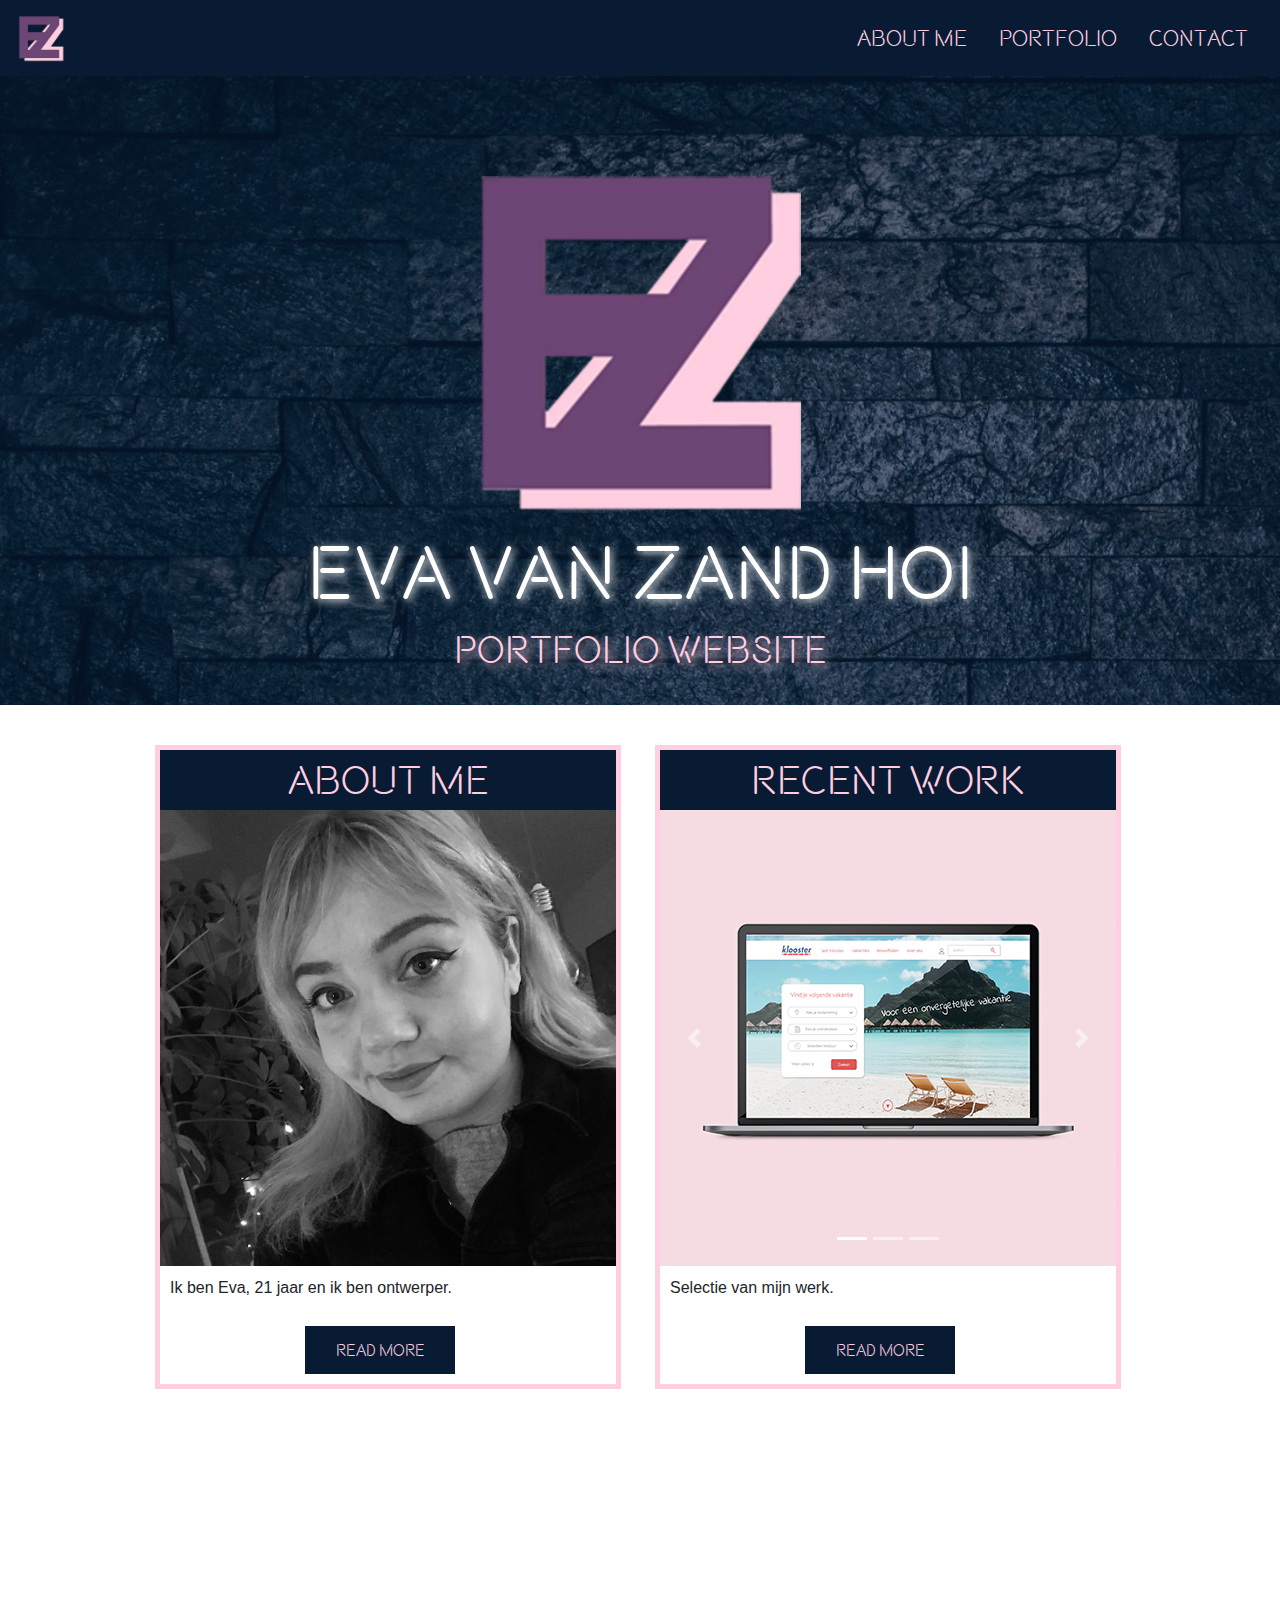
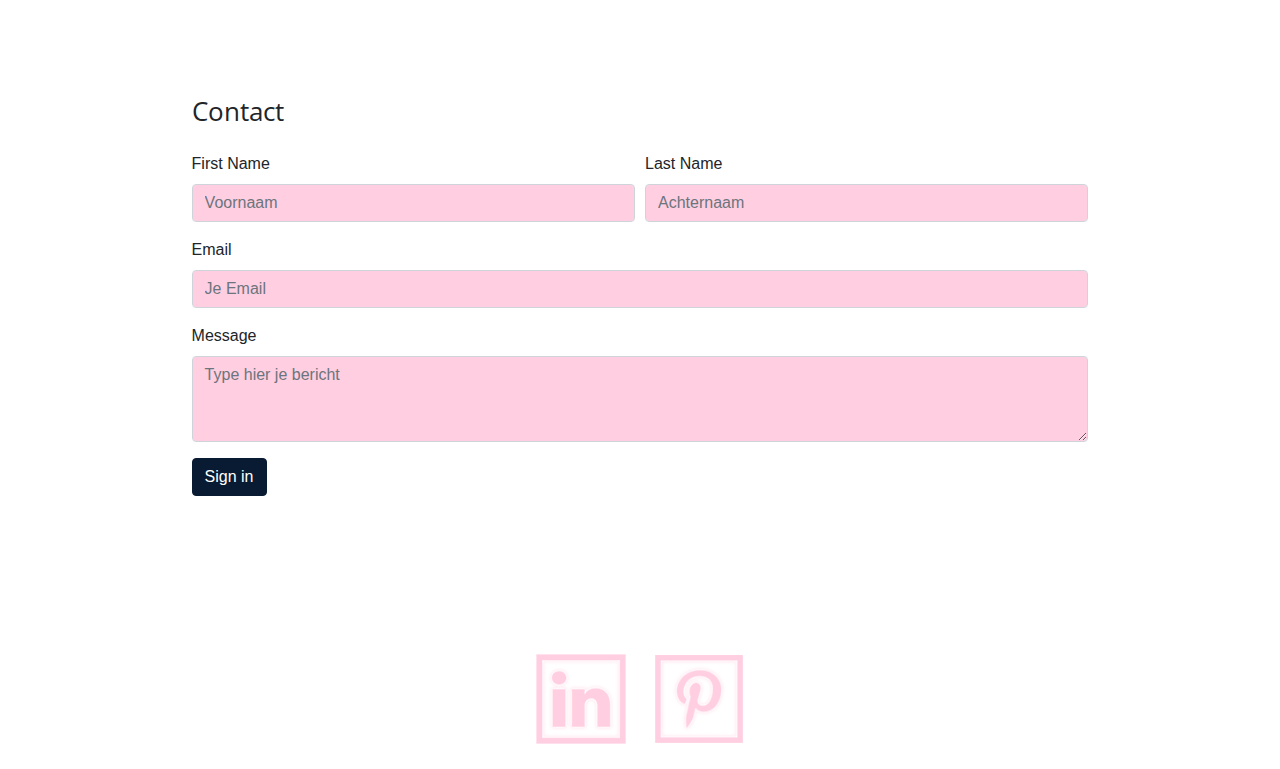
<file: index.html>
<!DOCTYPE html>
<html lang="en">

<head>
  <meta charset="UTF-8">
  <meta name="viewport" content="width=device-width, initial-scale=1.0">
  <meta http-equiv="X-UA-Compatible" content="ie=edge">

  <!-- Bootstrap CSS -->
  <link rel="stylesheet" href="https://stackpath.bootstrapcdn.com/bootstrap/4.4.1/css/bootstrap.min.css"
    integrity="sha384-Vkoo8x4CGsO3+Hhxv8T/Q5PaXtkKtu6ug5TOeNV6gBiFeWPGFN9MuhOf23Q9Ifjh" crossorigin="anonymous">

  <!--Bootstrap Javascript en Jquery-->
  <script src="https://code.jquery.com/jquery-3.4.1.slim.min.js"
    integrity="sha384-J6qa4849blE2+poT4WnyKhv5vZF5SrPo0iEjwBvKU7imGFAV0wwj1yYfoRSJoZ+n" crossorigin="anonymous">
  </script>
  <script src="https://cdn.jsdelivr.net/npm/popper.js@1.16.0/dist/umd/popper.min.js"
    integrity="sha384-Q6E9RHvbIyZFJoft+2mJbHaEWldlvI9IOYy5n3zV9zzTtmI3UksdQRVvoxMfooAo" crossorigin="anonymous">
  </script>
  <script src="https://stackpath.bootstrapcdn.com/bootstrap/4.4.1/js/bootstrap.min.js"
    integrity="sha384-wfSDF2E50Y2D1uUdj0O3uMBJnjuUD4Ih7YwaYd1iqfktj0Uod8GCExl3Og8ifwB6" crossorigin="anonymous">
  </script>

  <link href="https://fonts.googleapis.com/css?family=Open+Sans&display=swap" rel="stylesheet">


  <!-- Eigen CSS -->
  <link rel="stylesheet" type="text/css" href="css/custom.css">

  <!-- responsive code volgens bootstrap  -->

  <meta name="viewport" content="width=device-width, initial-scale=1, shrink-to-fit=no">

  <title>Hallo wereld</title>
</head>

<body>
  <!-- Navigatie -->
  <nav class="navbar navbar-light bg-light">
    <a class="navbar-brand" href="index.html">
      <img class="imlogo" src="img/logo.png" width="50" height="50" alt="Monogram">
    </a>

    <ul class="nav justify-content-center">
      <li class="nav-item">
        <a class="nav-link" href="aboutme.html">About Me</a>
      </li>
      <li class="nav-item">
        <a class="nav-link" href="portfolio.html">Portfolio</a>
      </li>
      <li class="nav-item">
        <a class="nav-link " href="contact.html">Contact</a>
      </li>
    </ul>
  </nav>
  <!-- Einde navigatie -->


  <!-- Begin Header -->
  <section>
    <div class="backgroundlogo">
      <img src="img/logo.png" class="img-fluid img-logo" alt="logo">
      <h1 id="titel">Eva van Zand hoi</h1>
      <h4 id="ondertitel">Portfolio website</h4>
    </div>
  </section>
  <!-- Einde header -->

  <!-- Begin Intro -->

  <section class="preview">
    <div class="container">

      <div class="row justify-content-md-center">
        <!-- eerste kolom met dingen-->
        <div class="col my-col">
          <div class="omlijning">
            <p class="subtitel"> About Me</p>
            <img class="foto" src="img/foto.jpg" alt="foto">
            <p class="tekst">Ik ben Eva, 21 jaar en ik ben ontwerper.</p>
            <button type="button" onclick="window.location.href = 'aboutme.html';" class="subtekst">Read More</button>
          </div>
        </div>

        <!--Tweede kolom met dingen-->

        <div class="col my-col">
          <div class="omlijning">
            <p class="subtitel"> Recent Work</p>
            <!--Carousel-->
            <div id="carouselExampleIndicators" class="carousel slide" data-ride="carousel">
              <ol class="carousel-indicators">
                <li data-target="#carouselExampleIndicators" data-slide-to="0" class="active"></li>
                <li data-target="#carouselExampleIndicators" data-slide-to="1"></li>
                <li data-target="#carouselExampleIndicators" data-slide-to="2"></li>
              </ol>
              <div class="carousel-inner">
                <div class="carousel-item active">
                  <!--https://www.mockupworld.co/free/scalable-macbook-mockup/-->
                  <a href="portfolio.html"><img class="d-block w-100" src="img/kloosterreizen.jpg" alt="First slide">
                  </a>
                </div>
                <div class="carousel-item ">
                  <!--https://www.pixeden.com/psd-mock-up-templates/psd-magazine-mockup-vol12-->
                  <a href="portfolio.html"><img class="d-block w-100" src="img/tijdschrift.jpg" alt="Second slide"></a>
                </div>
                <div class="carousel-item ">
                  <!--https://www.mockupworld.co/free/apple-multi-devices-mockup/-->
                  <a href="portfolio.html"><img class="d-block w-100" src="img/hondweb.jpg" alt="Third slide"></a>
                </div>
              </div>
              <a class="carousel-control-prev" href="#carouselExampleIndicators" role="button" data-slide="prev">
                <span class="carousel-control-prev-icon" aria-hidden="true"></span>
                <span class="sr-only">Previous</span>
              </a>
              <a class="carousel-control-next" href="#carouselExampleIndicators" role="button" data-slide="next">
                <span class="carousel-control-next-icon" aria-hidden="true"></span>
                <span class="sr-only">Next</span>
              </a>
            </div>
            <!--Einde coursel-->
            <p class="tekst">Selectie van mijn werk.</p>
            <button type="button" onclick="window.location.href = 'portfolio.html';" class="subtekst">Read More</button>
          </div>
        </div>

      </div>
    </div>
  </section>


  <section id="taart">
  </section>

  <!--Contactformulier-->

    <div class="container container-contact">
      <p class="titelcontact"> Contact </p>
      <div class="row ustify-content-md-center">
        <div class="col-sm">
          <form>
            <div class="form-row">
              <div class="form-group col-md-6 col-styling">
                <label for="inputEmail4">First Name</label>
                <input type="text" class="form-control contact-styling" id="inputEmail4" placeholder="Voornaam">
              </div>
              <div class="form-group col-md-6">
                <label for="inputPassword4">Last Name</label>
                <input type="text" class="form-control contact-styling" id="inputPassword4" placeholder="Achternaam">
              </div>
            </div>
            <div class="form-group">
              <label for="inputAddress">Email</label>
              <input type="email" class="form-control contact-styling" id="inputAddress" placeholder="Je Email">
            </div>
            <div class="form-group">
              <label for="inputAddress2">Message </label>
              <textarea rows="3" class="form-control contact-styling" id="inputAddress2"
                placeholder="Type hier je bericht"></textarea>
            </div>

            <button type="submit" class="btn btn-primary contact-button">Sign in</button>
          </form>

        </div>
      </div>
    </div>
 
  <!--Contactformulier-->

  <footer class="footermuur">
    <h1 class="footertitel">Let's Connect</h1>
    <div class="socialmediabuttons">
      <!--https://www.flaticon.com/free-icon/linkedin_142369-->
      <a href="https://nl.linkedin.com/in/eva-van-zand-5ab593131"> <img src="img/linkedin3.png" class="linkedin"
          alt="linkedin"> </a>
          <!--https://www.flaticon.com/free-icon/pinterest_142371-->
      <a href="https://nl.pinterest.com/xevavanzand/"><img src="img/pinterest2.png" class="pinterest"
          alt="pinterest"></a>
    </div>
  </footer>

</body>

</html>
</file>
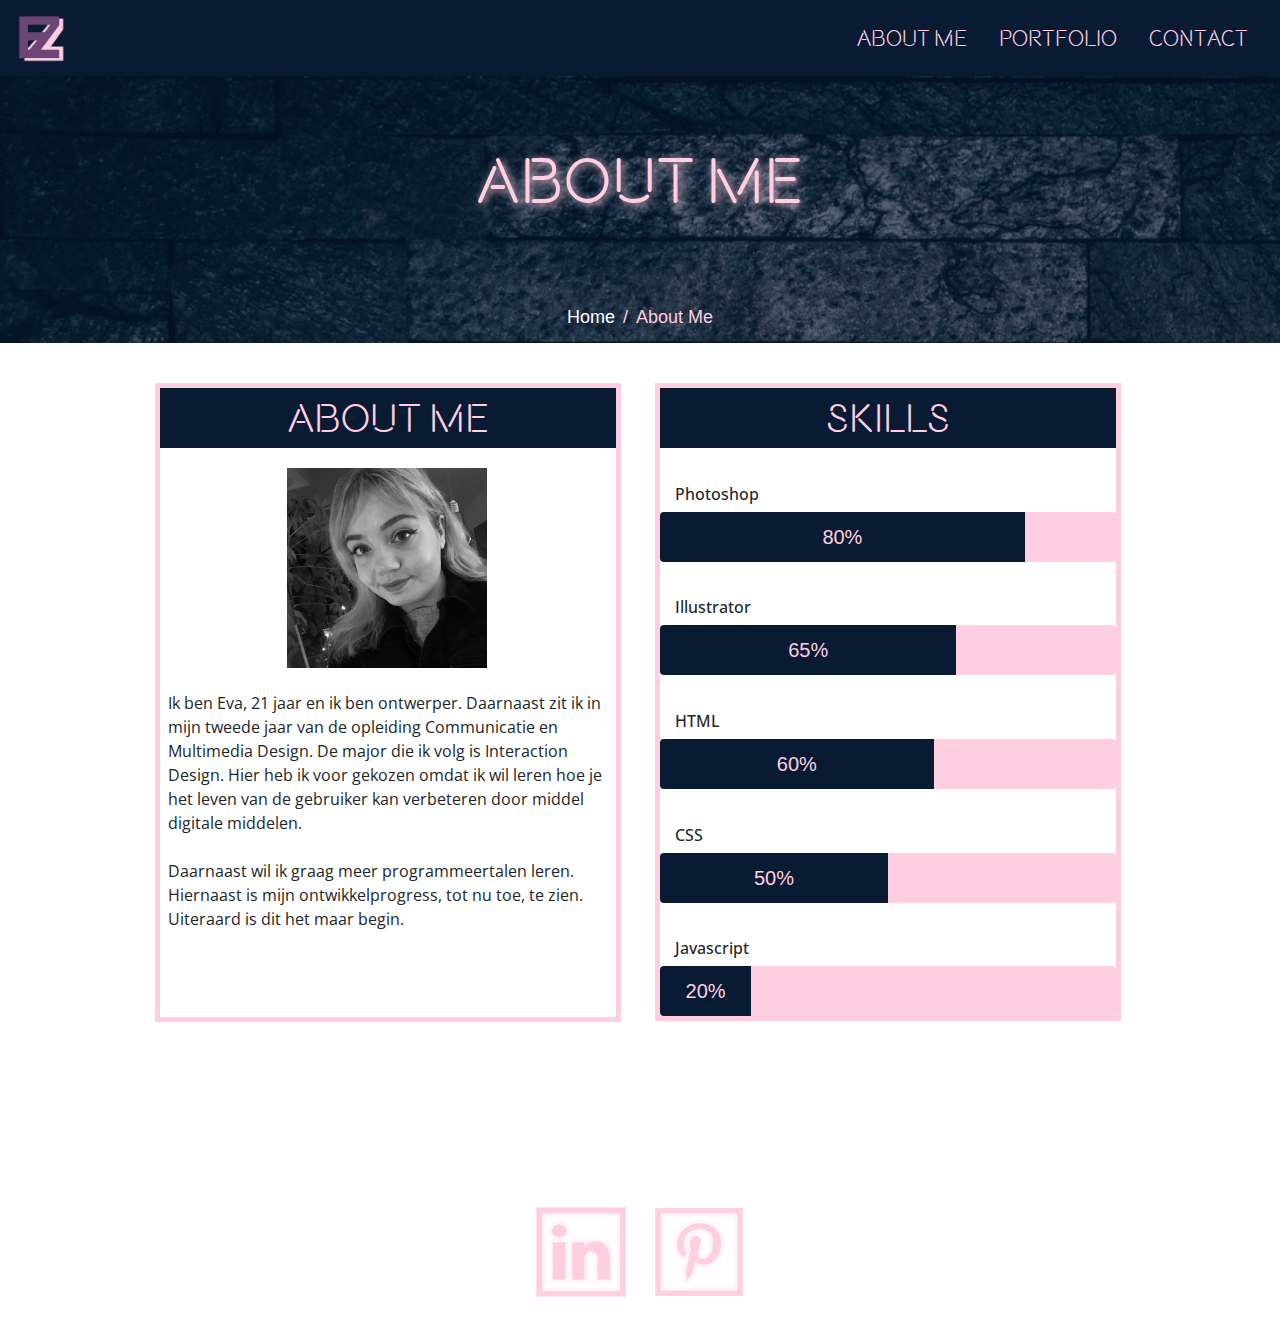
<file: aboutme.html>
<!DOCTYPE html>
<html lang="en">

<head>
  <meta charset="UTF-8">
  <meta name="viewport" content="width=device-width, initial-scale=1.0">
  <meta http-equiv="X-UA-Compatible" content="ie=edge">

  <!-- Bootstrap CSS -->
  <link rel="stylesheet" href="https://stackpath.bootstrapcdn.com/bootstrap/4.4.1/css/bootstrap.min.css"
    integrity="sha384-Vkoo8x4CGsO3+Hhxv8T/Q5PaXtkKtu6ug5TOeNV6gBiFeWPGFN9MuhOf23Q9Ifjh" crossorigin="anonymous">

  <!--Bootstrap Javascript en Jquery-->
  <script src="https://code.jquery.com/jquery-3.4.1.slim.min.js"
    integrity="sha384-J6qa4849blE2+poT4WnyKhv5vZF5SrPo0iEjwBvKU7imGFAV0wwj1yYfoRSJoZ+n" crossorigin="anonymous">
  </script>
  <script src="https://cdn.jsdelivr.net/npm/popper.js@1.16.0/dist/umd/popper.min.js"
    integrity="sha384-Q6E9RHvbIyZFJoft+2mJbHaEWldlvI9IOYy5n3zV9zzTtmI3UksdQRVvoxMfooAo" crossorigin="anonymous">
  </script>
  <script src="https://stackpath.bootstrapcdn.com/bootstrap/4.4.1/js/bootstrap.min.js"
    integrity="sha384-wfSDF2E50Y2D1uUdj0O3uMBJnjuUD4Ih7YwaYd1iqfktj0Uod8GCExl3Og8ifwB6" crossorigin="anonymous">
  </script>

  <link href="https://fonts.googleapis.com/css?family=Open+Sans&display=swap" rel="stylesheet">


  <!-- Eigen CSS -->
  <link rel="stylesheet" type="text/css" href="css/custom.css">

  <!-- responsive code volgens bootstrap  -->

  <meta name="viewport" content="width=device-width, initial-scale=1, shrink-to-fit=no">

  <title>About me</title>
</head>

<body>
  <!-- Navigatie -->
  <nav class="navbar navbar-light bg-light">
    <a class="navbar-brand" href="index.html">
      <img class="imlogo" src="img/logo.png" width="50" height="50" alt="Monogram">
    </a>

    <ul class="nav justify-content-center">
      <li class="nav-item">
        <a class="nav-link" href="aboutme.html">About Me</a>
      </li>
      <li class="nav-item">
        <a class="nav-link" href="portfolio.html">Portfolio</a>
      </li>
      <li class="nav-item">
        <a class="nav-link " href="contact.html">Contact</a>
      </li>
    </ul>
  </nav>
  <!-- Einde navigatie -->


  <!-- Begin Header -->
  <section>
    <div class="backgroundlogo">
      <h1 id="aboutmetitel">About me</h1>

      <nav aria-label="breadcrumb">
        <ol class="breadcrumb justify-content-center">
          <li class="breadcrumb-item non-active"><a class="non-active" href="index.html">Home</a></li>
          <li class="breadcrumb-item active" aria-current="page">About Me</li>
        </ol>
      </nav>

    </div>
  </section>
  <!-- Einde header -->


  <!--skillbar-->


  <section class="preview">
    <div class="container">

      <div class="row justify-content-md-center">
        <!-- eerste kolom met dingen-->
        <div class="col my-col">
          <div class="omlijning">
            <p class="subtitel"> About Me</p>
            <img class="foto2" src="img/foto.jpg" alt="foto">
            <p class="bordertext2">Ik ben Eva, 21 jaar en ik ben ontwerper. Daarnaast zit ik in mijn tweede jaar van de
              opleiding Communicatie en Multimedia Design. De major die ik volg is Interaction Design. Hier heb ik voor
              gekozen omdat ik wil leren hoe je het leven van de gebruiker kan verbeteren door middel digitale middelen.
              <br><br>
              Daarnaast wil ik graag meer programmeertalen leren. Hiernaast is mijn ontwikkelprogress, tot nu toe, te
              zien. Uiteraard is dit het maar begin. </p>
          </div>
        </div>

        <!--Tweede kolom met dingen-->

        <div class="col my-col">
          <div class="omlijning">
            <p class="subtitel"> Skills</p>
            <div id="skillbar">
              <h6 class="skilltitel">Photoshop</h6>
              <div class="progress" style="height: 50px;">
                <div class="progress-bar progress-bar-skills" role="progressbar" style="width: 80%;" aria-valuenow="80"
                  aria-valuemin="0" aria-valuemax="100">80%</div>
              </div>

              <h6 class="skilltitel">Illustrator</h6>
              <div class="progress" style="height: 50px;">
                <div class="progress-bar progress-bar-skills" role="progressbar" style="width: 65%;" aria-valuenow="65"
                  aria-valuemin="0" aria-valuemax="100">65%</div>
              </div>


              <h6 class="skilltitel">HTML</h6>
              <div class="progress" style="height: 50px;">
                <div class="progress-bar progress-bar-skills" role="progressbar" style="width: 60%;" aria-valuenow="60"
                  aria-valuemin="0" aria-valuemax="100">60%</div>
              </div>

              <h6 class="skilltitel">CSS</h6>
              <div class="progress" style="height: 50px;">
                <div class="progress-bar progress-bar-skills" role="progressbar" style="width: 50%;" aria-valuenow="50"
                  aria-valuemin="0" aria-valuemax="100">50%</div>
              </div>

              <h6 class="skilltitel">Javascript</h6>
              <div class="progress" style="height: 50px;">
                <div class="progress-bar progress-bar-skills" role="progressbar" style="width: 20%;" aria-valuenow="20"
                  aria-valuemin="0" aria-valuemax="100">20%</div>
              </div>

            </div>
          </div>
        </div>

      </div>
    </div>
  </section>



 


    <!-- Footer -->

  <footer class="footermuur">
    <h1 class="footertitel">Let's Connect</h1>
    <div class="socialmediabuttons">
      <!--https://www.flaticon.com/free-icon/linkedin_142369-->
      <a href="https://nl.linkedin.com/in/eva-van-zand-5ab593131"> <img src="img/linkedin3.png" class="linkedin"
          alt="linkedin"> </a>
           <!--https://www.flaticon.com/free-icon/pinterest_142371-->
      <a href="https://nl.pinterest.com/xevavanzand/"><img src="img/pinterest2.png" class="pinterest"
          alt="pinterest"></a>
    </div>
  </footer>

</body>

</html>
</file>
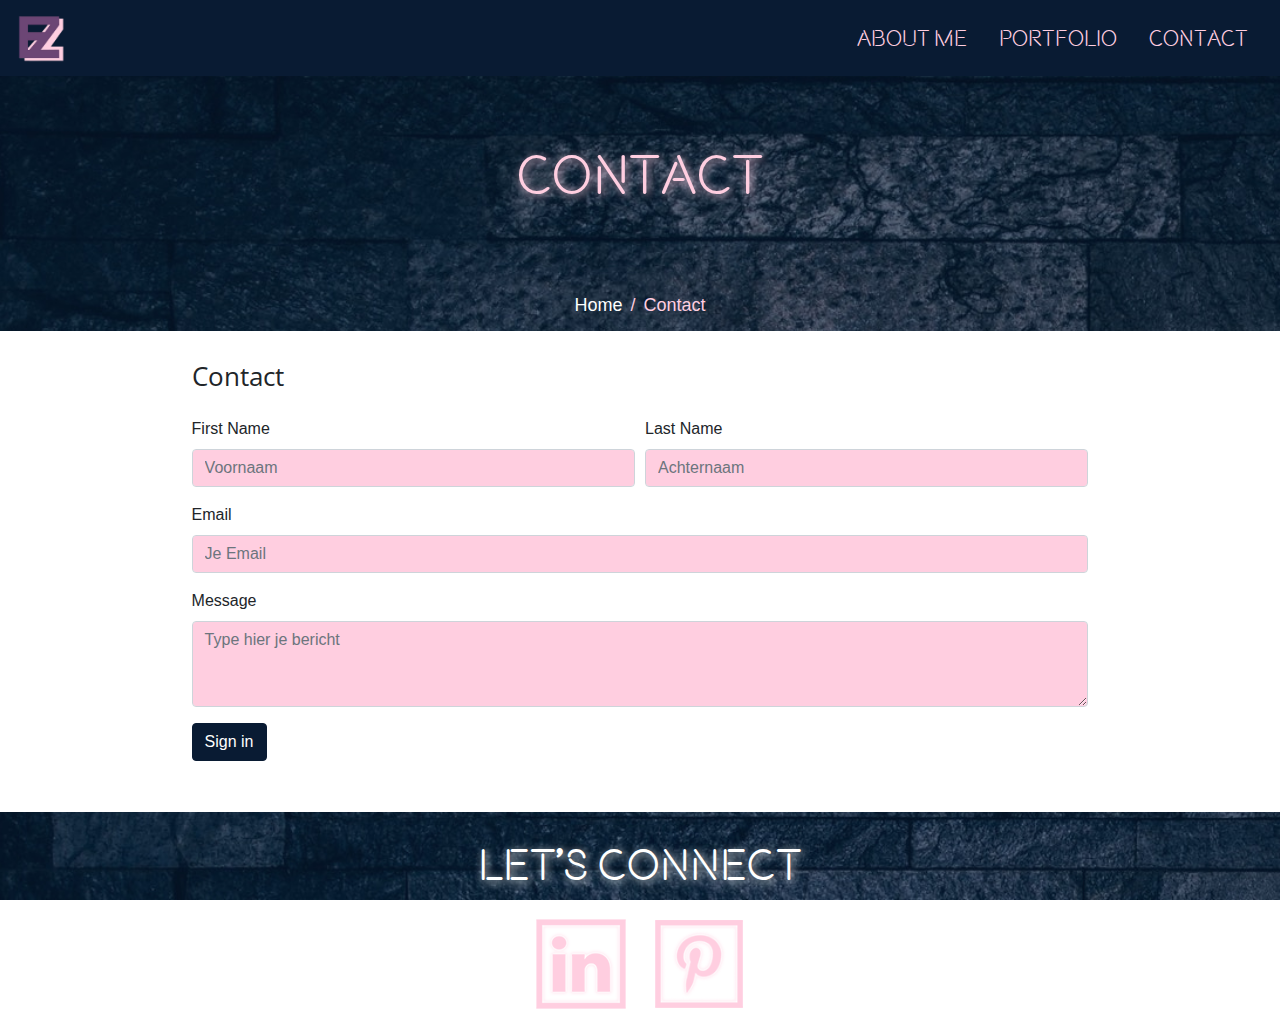
<file: contact.html>
<!DOCTYPE html>
<html lang="en">

<head>
  <meta charset="UTF-8">
  <meta name="viewport" content="width=device-width, initial-scale=1.0">
  <meta http-equiv="X-UA-Compatible" content="ie=edge">

  <!-- Bootstrap CSS -->
  <link rel="stylesheet" href="https://stackpath.bootstrapcdn.com/bootstrap/4.4.1/css/bootstrap.min.css"
    integrity="sha384-Vkoo8x4CGsO3+Hhxv8T/Q5PaXtkKtu6ug5TOeNV6gBiFeWPGFN9MuhOf23Q9Ifjh" crossorigin="anonymous">

  <!--Bootstrap Javascript en Jquery-->
  <script src="https://code.jquery.com/jquery-3.4.1.slim.min.js"
    integrity="sha384-J6qa4849blE2+poT4WnyKhv5vZF5SrPo0iEjwBvKU7imGFAV0wwj1yYfoRSJoZ+n" crossorigin="anonymous">
  </script>
  <script src="https://cdn.jsdelivr.net/npm/popper.js@1.16.0/dist/umd/popper.min.js"
    integrity="sha384-Q6E9RHvbIyZFJoft+2mJbHaEWldlvI9IOYy5n3zV9zzTtmI3UksdQRVvoxMfooAo" crossorigin="anonymous">
  </script>
  <script src="https://stackpath.bootstrapcdn.com/bootstrap/4.4.1/js/bootstrap.min.js"
    integrity="sha384-wfSDF2E50Y2D1uUdj0O3uMBJnjuUD4Ih7YwaYd1iqfktj0Uod8GCExl3Og8ifwB6" crossorigin="anonymous">
  </script>

  <link href="https://fonts.googleapis.com/css?family=Open+Sans&display=swap" rel="stylesheet">

  <!-- Eigen CSS -->
  <link rel="stylesheet" type="text/css" href="css/custom.css">

  <!-- responsive code volgens bootstrap  -->

  <meta name="viewport" content="width=device-width, initial-scale=1, shrink-to-fit=no">

  <title>Homepage</title>
</head>

<body>
  <!-- Navigatie -->
  <nav class="navbar navbar-light bg-light">
    <a class="navbar-brand" href="index.html">
      <img class="imlogo" src="img/logo.png" width="50" height="50" alt="Monogram">
    </a>

    <ul class="nav justify-content-center">
      <li class="nav-item">
        <a class="nav-link" href="aboutme.html">About Me</a>
      </li>
      <li class="nav-item">
        <a class="nav-link" href="portfolio.html">Portfolio</a>
      </li>
      <li class="nav-item">
        <a class="nav-link " href="contact.html">Contact</a>
      </li>
    </ul>
  </nav>
  <!-- Einde navigatie -->


  <!-- Begin Header -->
  <section>
    <div class="backgroundlogo">
      <h1 class="contacttitel">Contact</h1>

      <nav aria-label="breadcrumb">
        <ol class="breadcrumb justify-content-center">
          <li class="breadcrumb-item non-active"><a class="non-active" href="index.html">Home</a></li>
          <li class="breadcrumb-item active" aria-current="page">Contact</li>
        </ol>
      </nav>

    </div>
  </section>
  <!-- Einde header -->
  <!--Contactformulier-->
 
    <div class="container container-contact">
      <p class="titelcontact"> Contact </p>
      <div class="row ustify-content-md-center">
        <div class="col-sm">
          <form>
            <div class="form-row">
              <div class="form-group col-md-6 col-styling">
                <label for="inputEmail4">First Name</label>
                <input type="text" class="form-control contact-styling" id="inputEmail4" placeholder="Voornaam">
              </div>
              <div class="form-group col-md-6">
                <label for="inputPassword4">Last Name</label>
                <input type="text" class="form-control contact-styling" id="inputPassword4" placeholder="Achternaam">
              </div>
            </div>
            <div class="form-group">
              <label for="inputAddress">Email</label>
              <input type="email" class="form-control contact-styling" id="inputAddress" placeholder="Je Email">
            </div>
            <div class="form-group">
              <label for="inputAddress2">Message </label>
              <textarea rows="3" class="form-control contact-styling" id="inputAddress2"
                placeholder="Type hier je bericht"></textarea>
            </div>

            <button type="submit" class="btn btn-primary contact-button">Sign in</button>
          </form>

        </div>
      </div>
    </div>

  <!--Contactformulier-->

  <!-- Footer -->

  <footer class="footermuur">
    <h1 class="footertitel">Let's Connect</h1>
    <div class="socialmediabuttons">
      <!--https://www.flaticon.com/free-icon/linkedin_142369-->
      <a href="https://nl.linkedin.com/in/eva-van-zand-5ab593131"> <img src="img/linkedin3.png" class="linkedin"
          alt="linkedin"> </a>
           <!--https://www.flaticon.com/free-icon/pinterest_142371-->
      <a href="https://nl.pinterest.com/xevavanzand/"><img src="img/pinterest2.png" class="pinterest"
          alt="pinterest"></a>
    </div>
  </footer>

</body>

</html>
</file>
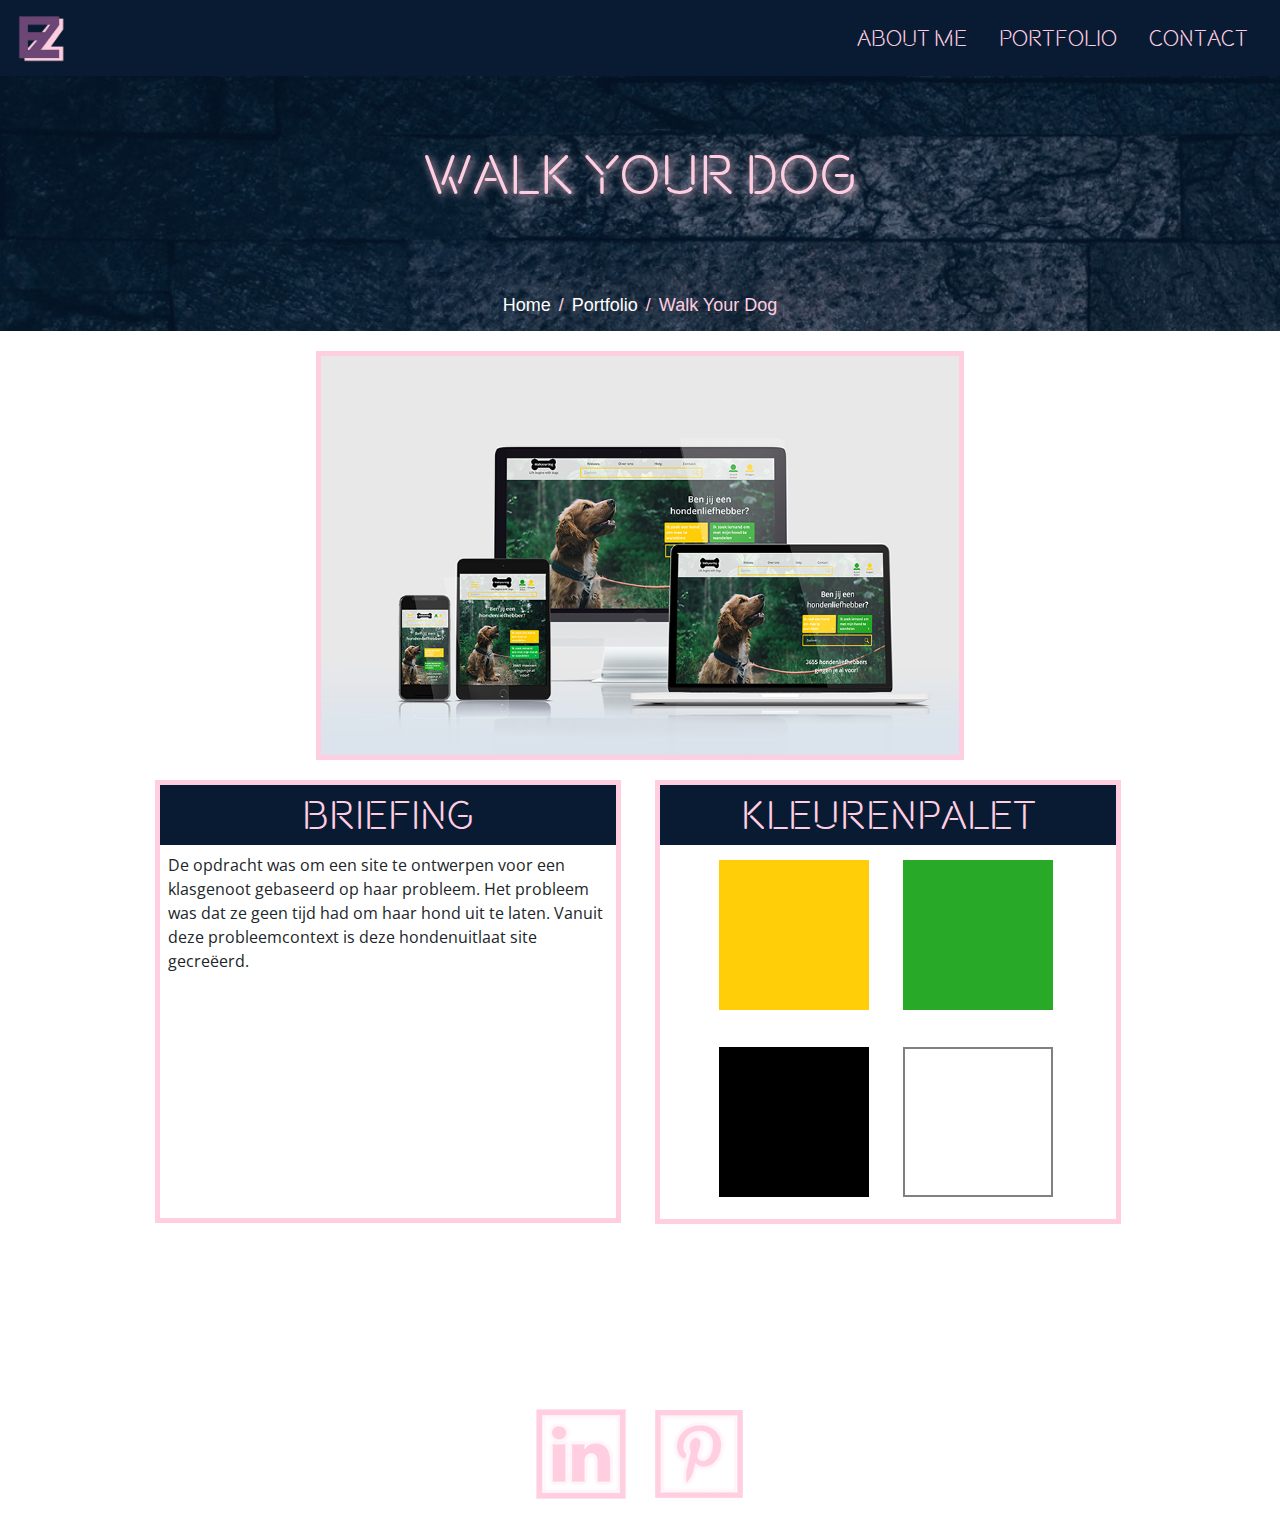
<file: dogsite.html>
<!DOCTYPE html>
<html lang="en">

<head>
  <meta charset="UTF-8">
  <meta name="viewport" content="width=device-width, initial-scale=1.0">
  <meta http-equiv="X-UA-Compatible" content="ie=edge">

  <!-- Bootstrap CSS -->
  <link rel="stylesheet" href="https://stackpath.bootstrapcdn.com/bootstrap/4.4.1/css/bootstrap.min.css"
    integrity="sha384-Vkoo8x4CGsO3+Hhxv8T/Q5PaXtkKtu6ug5TOeNV6gBiFeWPGFN9MuhOf23Q9Ifjh" crossorigin="anonymous">

  <!--Bootstrap Javascript en Jquery-->
  <script src="https://code.jquery.com/jquery-3.4.1.slim.min.js"
    integrity="sha384-J6qa4849blE2+poT4WnyKhv5vZF5SrPo0iEjwBvKU7imGFAV0wwj1yYfoRSJoZ+n" crossorigin="anonymous">
  </script>
  <script src="https://cdn.jsdelivr.net/npm/popper.js@1.16.0/dist/umd/popper.min.js"
    integrity="sha384-Q6E9RHvbIyZFJoft+2mJbHaEWldlvI9IOYy5n3zV9zzTtmI3UksdQRVvoxMfooAo" crossorigin="anonymous">
  </script>
  <script src="https://stackpath.bootstrapcdn.com/bootstrap/4.4.1/js/bootstrap.min.js"
    integrity="sha384-wfSDF2E50Y2D1uUdj0O3uMBJnjuUD4Ih7YwaYd1iqfktj0Uod8GCExl3Og8ifwB6" crossorigin="anonymous">
  </script>


  <link href="https://fonts.googleapis.com/css?family=Open+Sans&display=swap" rel="stylesheet">
  <!-- Eigen CSS -->
  <link rel="stylesheet" type="text/css" href="css/custom.css">

  <!-- responsive code volgens bootstrap  -->

  <meta name="viewport" content="width=device-width, initial-scale=1, shrink-to-fit=no">

  <title>Walk Your Dog</title>
</head>

<body>
  <!-- Navigatie -->
  <nav class="navbar navbar-light bg-light">
    <a class="navbar-brand" href="index.html">
      <img class="imlogo" src="img/logo.png" width="50" height="50" alt="Monogram">
    </a>

    <ul class="nav justify-content-center">
      <li class="nav-item">
        <a class="nav-link" href="aboutme.html">About Me</a>
      </li>
      <li class="nav-item">
        <a class="nav-link" href="portfolio.html">Portfolio</a>
      </li>
      <li class="nav-item">
        <a class="nav-link " href="contact.html">Contact</a>
      </li>
    </ul>
  </nav>
  <!-- Einde navigatie -->


  <!-- Begin Header -->
  <section>
    <div class="backgroundlogo">
      <h1 class="contacttitel"> Walk your Dog</h1>


      <nav aria-label="breadcrumb">
        <ol class="breadcrumb justify-content-center">
          <li class="breadcrumb-item non-active"><a class="non-active" href="index.html">Home</a></li>
          <li class="breadcrumb-item non-active"><a class="non-active" href="portfolio.html">Portfolio</a></li>
          <li class="breadcrumb-item active" aria-current="page">Walk Your Dog</li>
        </ol>
      </nav>
    </div>

  </section>
  <!-- Einde header -->


 
    <div class="omlijning2">
      <!--https://www.mockupworld.co/free/apple-multi-devices-mockup/-->
      <img src="img/hondensite2.jpg" class="img-fluid img-portfolio" alt="Responsive image">
    </div>
 

  
    <div class="container magazine-container">
      <div class="row justify-content-md-center">
        <div class="col tijdschrift-col">
          <div class="omlijning">
            <p class="subtitel"> Briefing</p>
            <p class="bordertext">
              De opdracht was om een site te ontwerpen voor een klasgenoot gebaseerd op haar probleem. Het probleem was
              dat ze geen tijd had om haar hond uit te laten. Vanuit deze probleemcontext is deze hondenuitlaat site
              gecreëerd.</p>
          </div>
        </div>
        <div class="col tijdschrift-col">
          <div class="omlijning">
            <p class="subtitel"> Kleurenpalet</p>
            <div id="vierkant9"></div>
            <div id="vierkant10"></div>
            <div id="vierkant11"></div>
            <div id="vierkant12"></div>
          </div>
        </div>
      </div>
    </div>



  <!-- Footer -->

  <footer class="footermuur">
    <h1 class="footertitel">Let's Connect</h1>
    <div class="socialmediabuttons">
      <!--https://www.flaticon.com/free-icon/linkedin_142369-->
      <a href="https://nl.linkedin.com/in/eva-van-zand-5ab593131"> <img src="img/linkedin3.png" class="linkedin"
          alt="linkedin"> </a>
           <!--https://www.flaticon.com/free-icon/pinterest_142371-->
      <a href="https://nl.pinterest.com/xevavanzand/"><img src="img/pinterest2.png" class="pinterest"
          alt="pinterest"></a>
    </div>
  </footer>

</body>

</html>
</file>
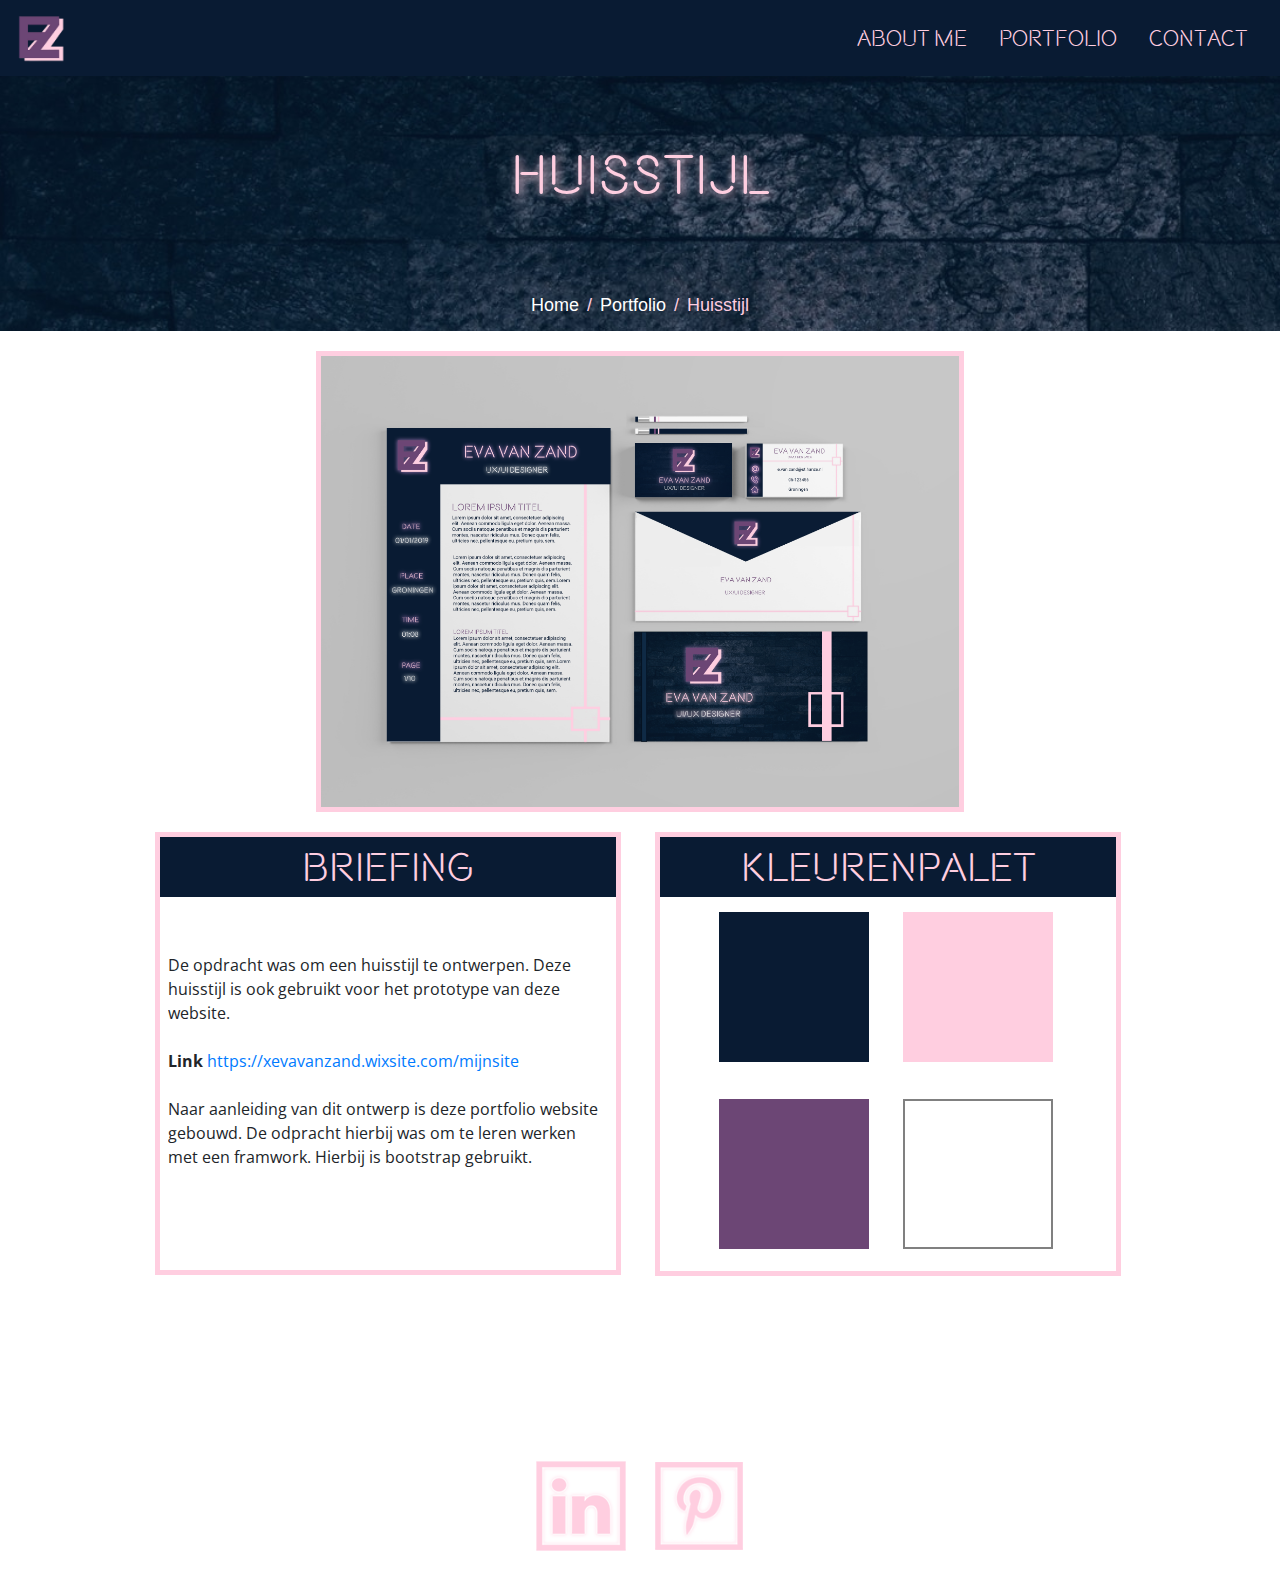
<file: huisstijl.html>
<!DOCTYPE html>
<html lang="en">

<head>
  <meta charset="UTF-8">
  <meta name="viewport" content="width=device-width, initial-scale=1.0">
  <meta http-equiv="X-UA-Compatible" content="ie=edge">

  <!-- Bootstrap CSS -->
  <link rel="stylesheet" href="https://stackpath.bootstrapcdn.com/bootstrap/4.4.1/css/bootstrap.min.css"
    integrity="sha384-Vkoo8x4CGsO3+Hhxv8T/Q5PaXtkKtu6ug5TOeNV6gBiFeWPGFN9MuhOf23Q9Ifjh" crossorigin="anonymous">

  <!--Bootstrap Javascript en Jquery-->
  <script src="https://code.jquery.com/jquery-3.4.1.slim.min.js"
    integrity="sha384-J6qa4849blE2+poT4WnyKhv5vZF5SrPo0iEjwBvKU7imGFAV0wwj1yYfoRSJoZ+n" crossorigin="anonymous">
  </script>
  <script src="https://cdn.jsdelivr.net/npm/popper.js@1.16.0/dist/umd/popper.min.js"
    integrity="sha384-Q6E9RHvbIyZFJoft+2mJbHaEWldlvI9IOYy5n3zV9zzTtmI3UksdQRVvoxMfooAo" crossorigin="anonymous">
  </script>
  <script src="https://stackpath.bootstrapcdn.com/bootstrap/4.4.1/js/bootstrap.min.js"
    integrity="sha384-wfSDF2E50Y2D1uUdj0O3uMBJnjuUD4Ih7YwaYd1iqfktj0Uod8GCExl3Og8ifwB6" crossorigin="anonymous">
  </script>

  <link href="https://fonts.googleapis.com/css?family=Open+Sans&display=swap" rel="stylesheet">

  <!-- Eigen CSS -->
  <link rel="stylesheet" type="text/css" href="css/custom.css">

  <!-- responsive code volgens bootstrap  -->

  <meta name="viewport" content="width=device-width, initial-scale=1, shrink-to-fit=no">

  <title>Data Set</title>
</head>

<body>
  <!-- Navigatie -->
  <nav class="navbar navbar-light bg-light">
    <a class="navbar-brand" href="index.html">
      <img class="imlogo" src="img/logo.png" width="50" height="50" alt="Monogram">
    </a>

    <ul class="nav justify-content-center">
      <li class="nav-item">
        <a class="nav-link" href="aboutme.html">About Me</a>
      </li>
      <li class="nav-item">
        <a class="nav-link" href="portfolio.html">Portfolio</a>
      </li>
      <li class="nav-item">
        <a class="nav-link " href="contact.html">Contact</a>
      </li>
    </ul>
  </nav>
  <!-- Einde navigatie -->


  <!-- Begin Header -->
  <section>
    <div class="backgroundlogo">
      <h1 class="contacttitel"> Huisstijl</h1>
      <nav aria-label="breadcrumb">
        <ol class="breadcrumb justify-content-center">
          <li class="breadcrumb-item non-active"><a class="non-active" href="index.html">Home</a></li>
          <li class="breadcrumb-item non-active"><a class="non-active" href="portfolio.html">Portfolio</a></li>
          <li class="breadcrumb-item active" aria-current="page">Huisstijl</li>
        </ol>
      </nav>
    </div>
  </section>
  <!-- Einde header -->



 
    <div class="omlijning2">
      <img src="img/huis.jpg" class="img-fluid img-portfolio" alt="Responsive image">
    </div>


  
    <div class="container magazine-container">
      <div class="row justify-content-md-center">
        <div class="col tijdschrift-col">
          <div class="omlijning">
            <p class="subtitel"> Briefing</p>
            <p class="bordertext"><br><br> De opdracht was om een huisstijl te ontwerpen. Deze huisstijl is ook gebruikt
              voor het prototype van deze website.
              <br><br>
              <b>Link</b>
              <a href="https://xevavanzand.wixsite.com/mijnsite"> https://xevavanzand.wixsite.com/mijnsite </a>
              <br><br>
              Naar aanleiding van dit ontwerp is deze portfolio website gebouwd. De odpracht hierbij was om te leren
              werken met een framwork.
              Hierbij is bootstrap gebruikt.
            </p>
          </div>
        </div>
        <div class="col tijdschrift-col">
          <div class="omlijning">
            <p class="subtitel"> Kleurenpalet</p>
            <div id="vierkant21"></div>
            <div id="vierkant22"></div>
            <div id="vierkant23"></div>
            <div id="vierkant24"></div>
          </div>
        </div>
      </div>
    </div>
 


  <!-- Footer -->

  <footer class="footermuur">
    <h1 class="footertitel">Let's Connect</h1>
    <div class="socialmediabuttons">
      <!--https://www.flaticon.com/free-icon/linkedin_142369-->
      <a href="https://nl.linkedin.com/in/eva-van-zand-5ab593131"> <img src="img/linkedin3.png" class="linkedin"
          alt="linkedin"> </a>
           <!--https://www.flaticon.com/free-icon/pinterest_142371-->
      <a href="https://nl.pinterest.com/xevavanzand/"><img src="img/pinterest2.png" class="pinterest"
          alt="pinterest"></a>
    </div>
  </footer>

</body>

</html>
</file>
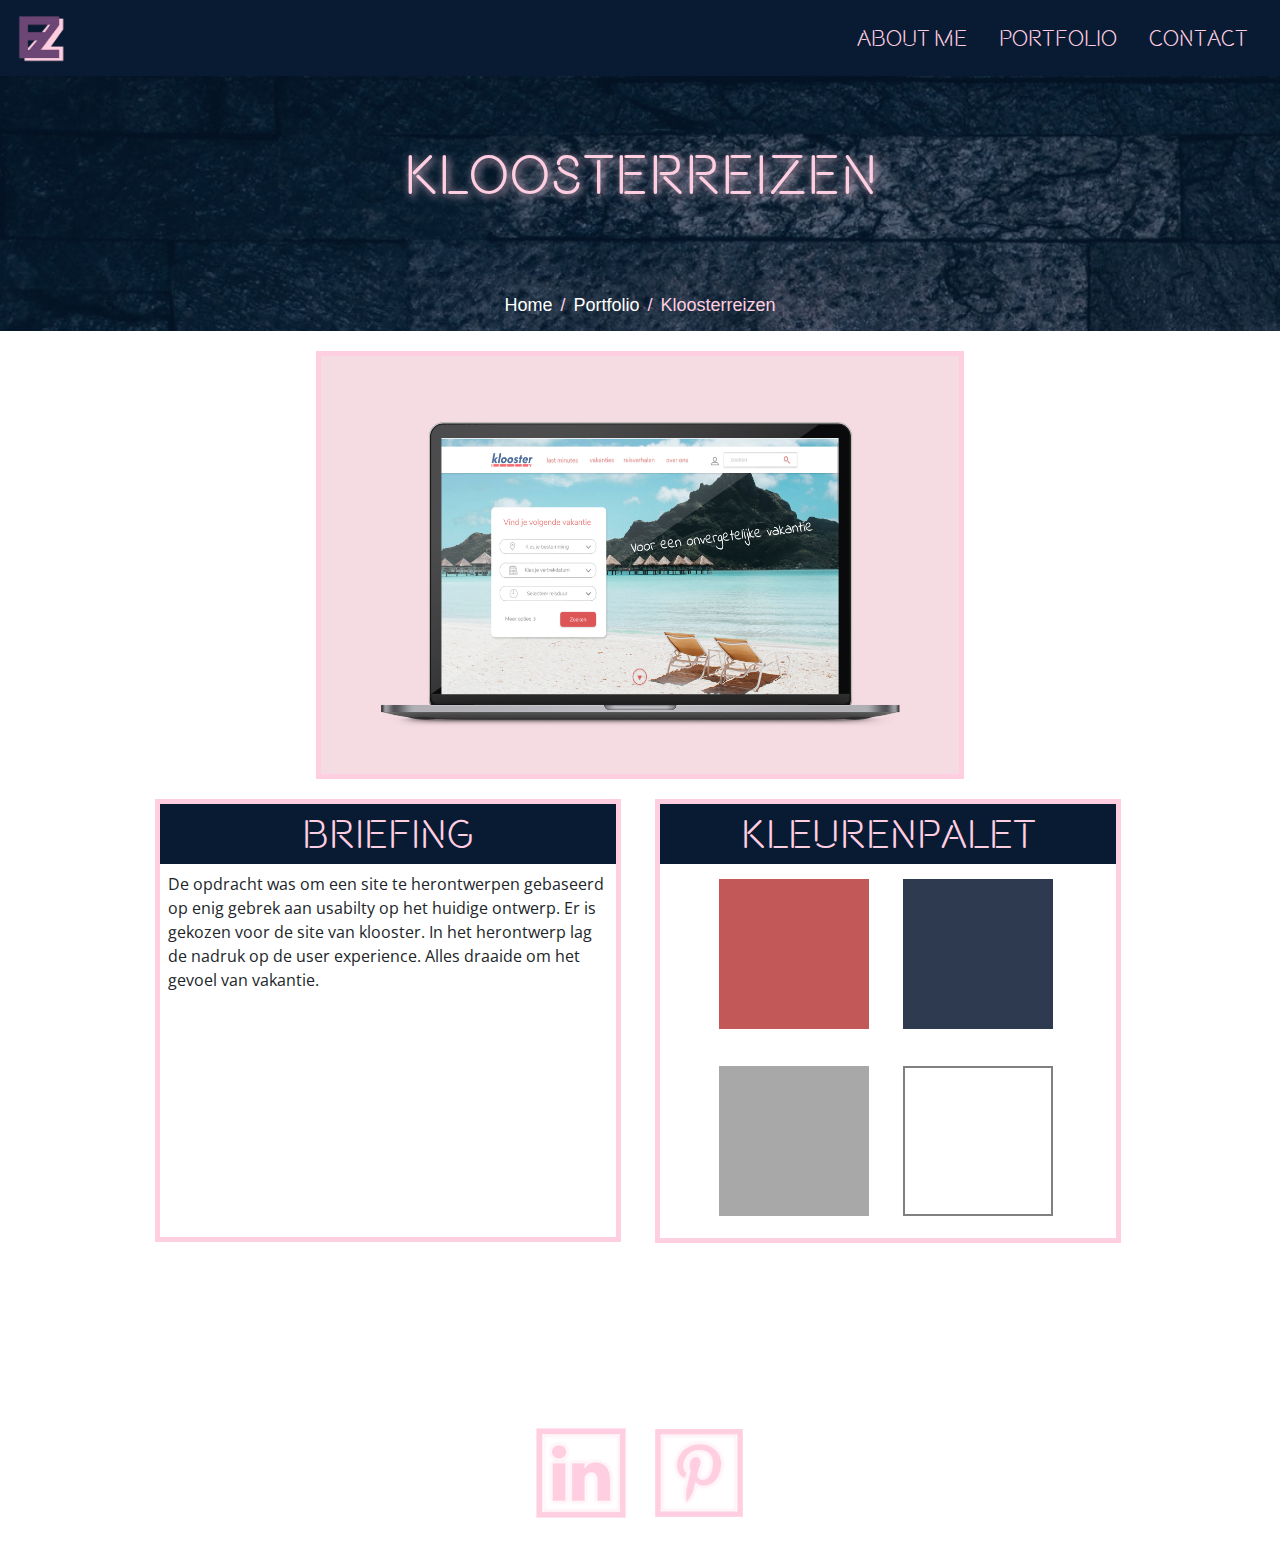
<file: klooster.html>
<!DOCTYPE html>
<html lang="en">

<head>
  <meta charset="UTF-8">
  <meta name="viewport" content="width=device-width, initial-scale=1.0">
  <meta http-equiv="X-UA-Compatible" content="ie=edge">

  <!-- Bootstrap CSS -->
  <link rel="stylesheet" href="https://stackpath.bootstrapcdn.com/bootstrap/4.4.1/css/bootstrap.min.css"
    integrity="sha384-Vkoo8x4CGsO3+Hhxv8T/Q5PaXtkKtu6ug5TOeNV6gBiFeWPGFN9MuhOf23Q9Ifjh" crossorigin="anonymous">

  <!--Bootstrap Javascript en Jquery-->
  <script src="https://code.jquery.com/jquery-3.4.1.slim.min.js"
    integrity="sha384-J6qa4849blE2+poT4WnyKhv5vZF5SrPo0iEjwBvKU7imGFAV0wwj1yYfoRSJoZ+n" crossorigin="anonymous">
  </script>
  <script src="https://cdn.jsdelivr.net/npm/popper.js@1.16.0/dist/umd/popper.min.js"
    integrity="sha384-Q6E9RHvbIyZFJoft+2mJbHaEWldlvI9IOYy5n3zV9zzTtmI3UksdQRVvoxMfooAo" crossorigin="anonymous">
  </script>
  <script src="https://stackpath.bootstrapcdn.com/bootstrap/4.4.1/js/bootstrap.min.js"
    integrity="sha384-wfSDF2E50Y2D1uUdj0O3uMBJnjuUD4Ih7YwaYd1iqfktj0Uod8GCExl3Og8ifwB6" crossorigin="anonymous">
  </script>

  <link href="https://fonts.googleapis.com/css?family=Open+Sans&display=swap" rel="stylesheet">

  <!-- Eigen CSS -->
  <link rel="stylesheet" type="text/css" href="css/custom.css">

  <!-- responsive code volgens bootstrap  -->

  <meta name="viewport" content="width=device-width, initial-scale=1, shrink-to-fit=no">

  <title>Kloosterreizen</title>
</head>

<body>
  <!-- Navigatie -->
  <nav class="navbar navbar-light bg-light">
    <a class="navbar-brand" href="index.html">
      <img class="imlogo" src="img/logo.png" width="50" height="50" alt="Monogram">
    </a>

    <ul class="nav justify-content-center">
      <li class="nav-item">
        <a class="nav-link" href="aboutme.html">About Me</a>
      </li>
      <li class="nav-item">
        <a class="nav-link" href="portfolio.html">Portfolio</a>
      </li>
      <li class="nav-item">
        <a class="nav-link " href="contact.html">Contact</a>
      </li>
    </ul>
  </nav>
  <!-- Einde navigatie -->


  <!-- Begin Header -->
  <section>
    <div class="backgroundlogo">
      <h1 class="contacttitel"> Kloosterreizen</h1>

      <nav aria-label="breadcrumb">
        <ol class="breadcrumb justify-content-center">
          <li class="breadcrumb-item non-active"><a class="non-active" href="index.html">Home</a></li>
          <li class="breadcrumb-item non-active"><a class="non-active" href="portfolio.html">Portfolio</a></li>
          <li class="breadcrumb-item active" aria-current="page">Kloosterreizen</li>
        </ol>
      </nav>
    </div>


  </section>
  <!-- Einde header -->


  
    <div class="omlijning2">
          <!--https://www.mockupworld.co/free/scalable-macbook-mockup/-->
      <img src="img/kloosterreizen2.jpg" class="img-fluid img-portfolio" alt="Responsive image">
    </div>
  

  
    <div class="container magazine-container">
      <div class="row justify-content-md-center">
        <div class="col tijdschrift-col">
          <div class="omlijning">
            <p class="subtitel"> Briefing</p>
            <p class="bordertext">De opdracht was om een site te herontwerpen gebaseerd op enig gebrek aan usabilty op
              het huidige ontwerp. Er is gekozen voor de site van klooster. In het herontwerp lag de nadruk op de user
              experience. Alles draaide om het gevoel van vakantie.</p>
          </div>
        </div>
        <div class="col tijdschrift-col">
          <div class="omlijning">
            <p class="subtitel"> Kleurenpalet</p>
            <div id="vierkant5"></div>
            <div id="vierkant6"></div>
            <div id="vierkant7"></div>
            <div id="vierkant8"></div>
          </div>
        </div>
      </div>
    </div>
 


  <!-- Footer -->

  <footer class="footermuur">
    <h1 class="footertitel">Let's Connect</h1>
    <div class="socialmediabuttons">
      <!--https://www.flaticon.com/free-icon/linkedin_142369-->
      <a href="https://nl.linkedin.com/in/eva-van-zand-5ab593131"> <img src="img/linkedin3.png" class="linkedin"
          alt="linkedin"> </a>
           <!--https://www.flaticon.com/free-icon/pinterest_142371-->
      <a href="https://nl.pinterest.com/xevavanzand/"><img src="img/pinterest2.png" class="pinterest"
          alt="pinterest"></a>
    </div>
  </footer>

</body>

</html>
</file>
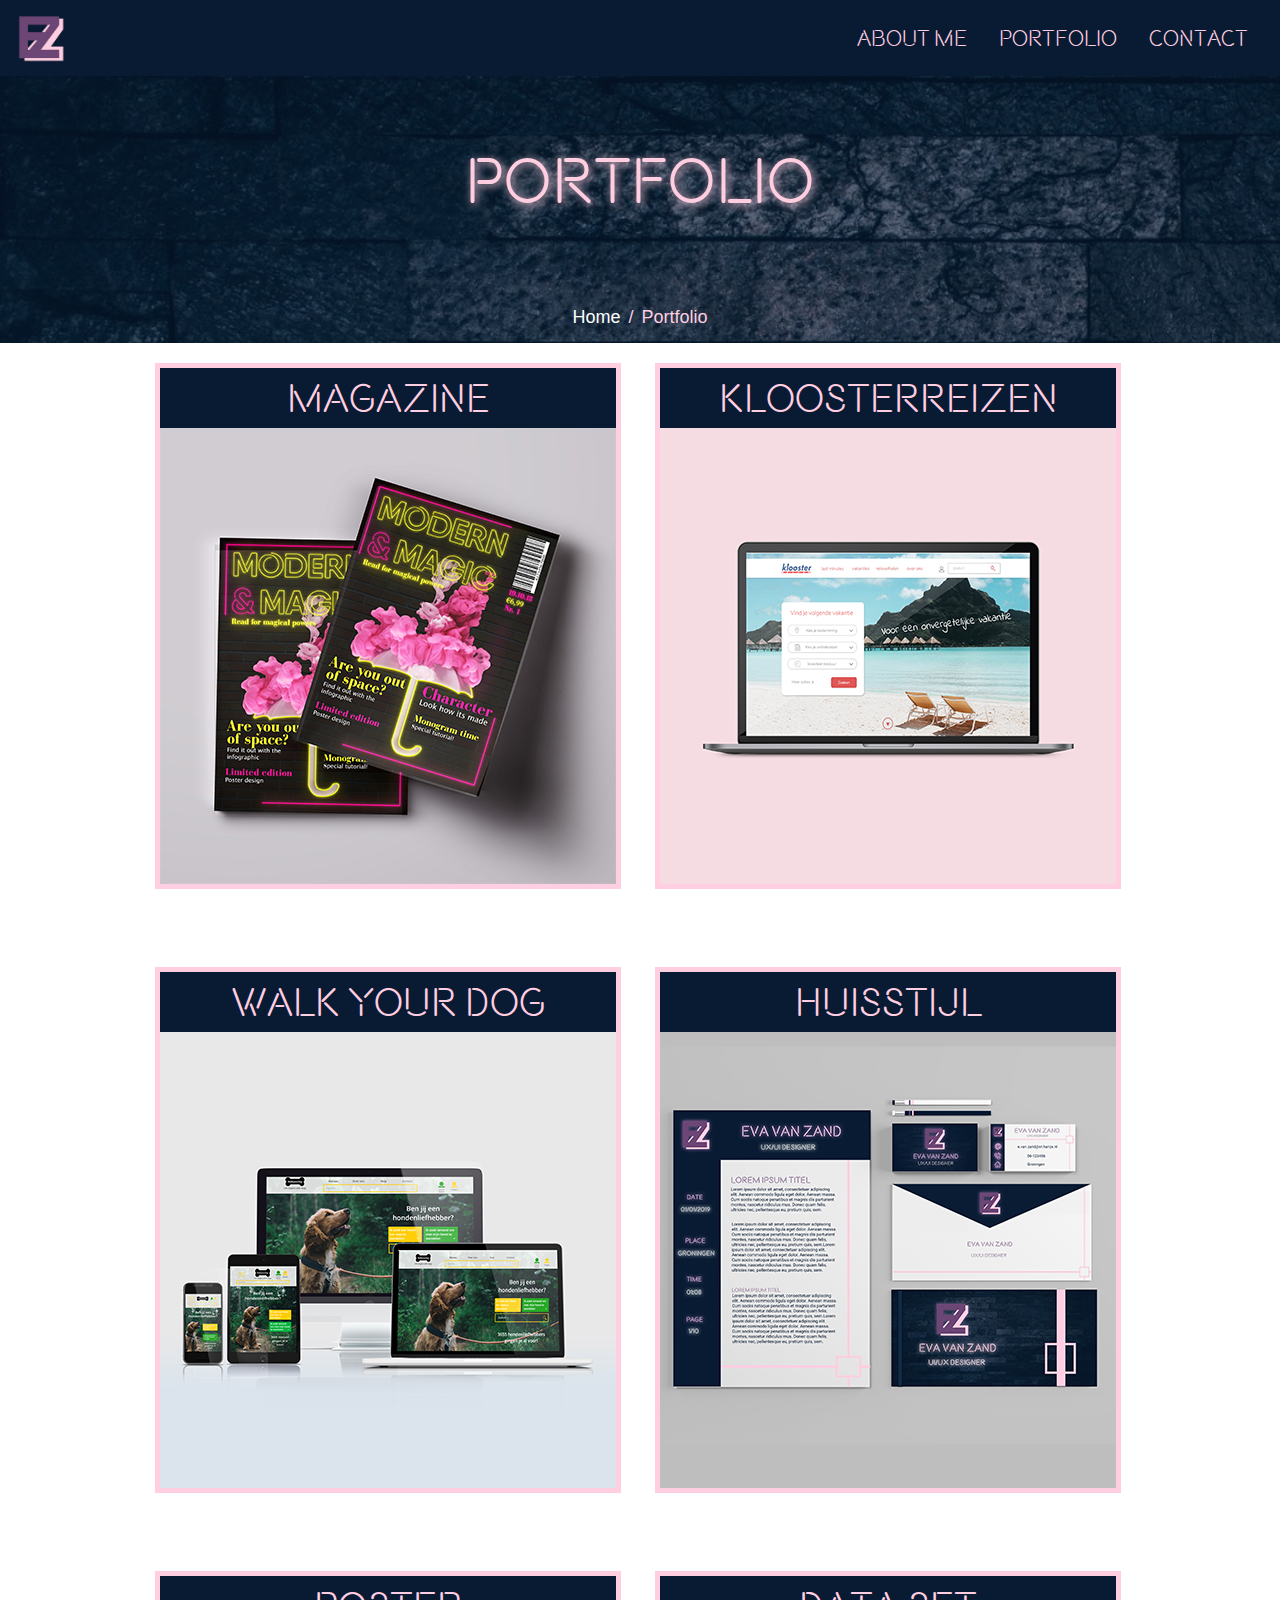
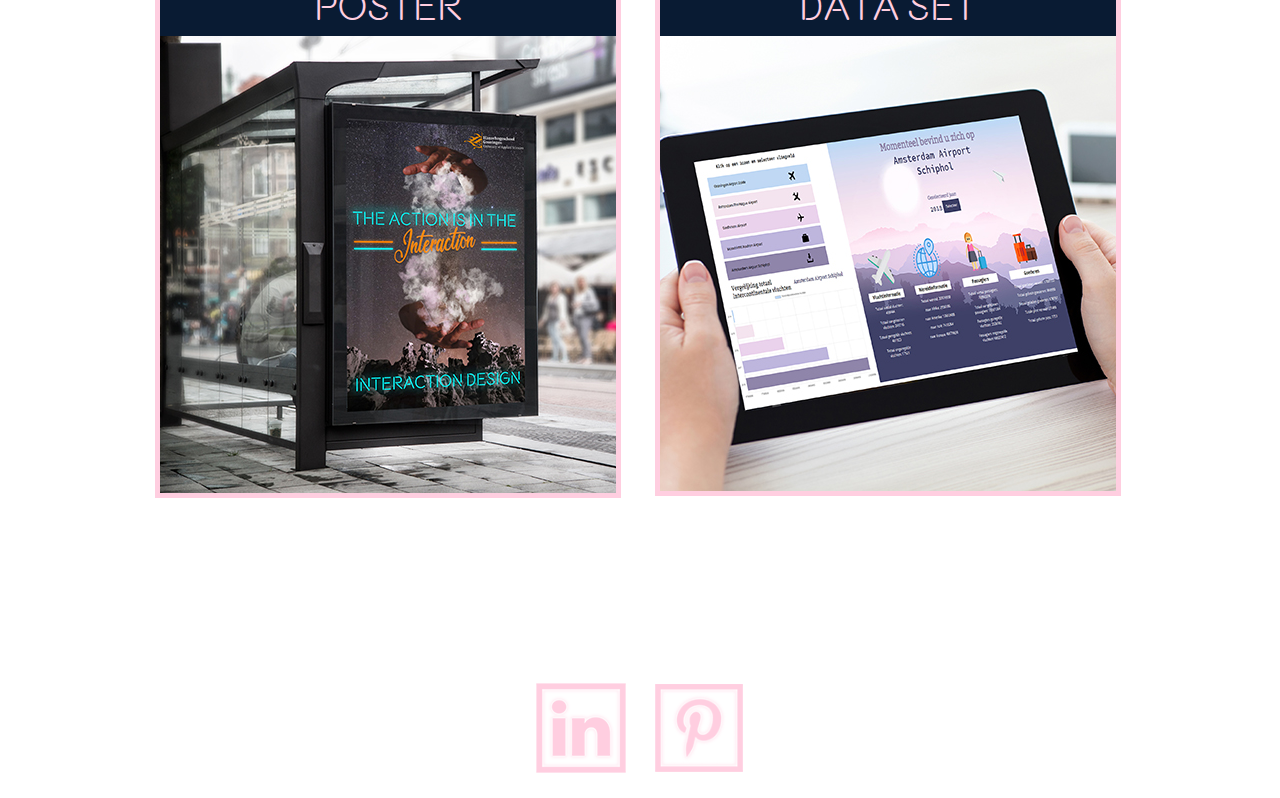
<file: portfolio.html>
<!DOCTYPE html>
<html lang="en">

<head>
  <meta charset="UTF-8">
  <meta name="viewport" content="width=device-width, initial-scale=1.0">
  <meta http-equiv="X-UA-Compatible" content="ie=edge">

  <!-- Bootstrap CSS -->
  <link rel="stylesheet" href="https://stackpath.bootstrapcdn.com/bootstrap/4.4.1/css/bootstrap.min.css"
    integrity="sha384-Vkoo8x4CGsO3+Hhxv8T/Q5PaXtkKtu6ug5TOeNV6gBiFeWPGFN9MuhOf23Q9Ifjh" crossorigin="anonymous">

  <!--Bootstrap Javascript en Jquery-->
  <script src="https://code.jquery.com/jquery-3.4.1.slim.min.js"
    integrity="sha384-J6qa4849blE2+poT4WnyKhv5vZF5SrPo0iEjwBvKU7imGFAV0wwj1yYfoRSJoZ+n" crossorigin="anonymous">
  </script>
  <script src="https://cdn.jsdelivr.net/npm/popper.js@1.16.0/dist/umd/popper.min.js"
    integrity="sha384-Q6E9RHvbIyZFJoft+2mJbHaEWldlvI9IOYy5n3zV9zzTtmI3UksdQRVvoxMfooAo" crossorigin="anonymous">
  </script>
  <script src="https://stackpath.bootstrapcdn.com/bootstrap/4.4.1/js/bootstrap.min.js"
    integrity="sha384-wfSDF2E50Y2D1uUdj0O3uMBJnjuUD4Ih7YwaYd1iqfktj0Uod8GCExl3Og8ifwB6" crossorigin="anonymous">
  </script>

  <link href="https://fonts.googleapis.com/css?family=Open+Sans&display=swap" rel="stylesheet">

  <!-- Eigen CSS -->
  <link rel="stylesheet" type="text/css" href="css/custom.css">

  <!-- responsive code volgens bootstrap  -->

  <meta name="viewport" content="width=device-width, initial-scale=1, shrink-to-fit=no">

  <title>Portfolio</title>
</head>

<body>
  <!-- Navigatie -->
  <nav class="navbar navbar-light bg-light">
    <a class="navbar-brand" href="index.html">
      <img class="imlogo" src="img/logo.png" width="50" height="50" alt="Monogram">
    </a>

    <ul class="nav justify-content-center">
      <li class="nav-item">
        <a class="nav-link" href="aboutme.html">About Me</a>
      </li>
      <li class="nav-item">
        <a class="nav-link" href="portfolio.html">Portfolio</a>
      </li>
      <li class="nav-item">
        <a class="nav-link " href="contact.html">Contact</a>
      </li>
    </ul>
  </nav>
  <!-- Einde navigatie -->
  <!-- Breadcrumb -->


  <!-- Begin Header -->
  <section>
    <div class="backgroundlogo">
      <h1 id="portfoliotitel">Portfolio</h1>

      <nav aria-label="breadcrumb">
        <ol class="breadcrumb justify-content-center">
          <li class="breadcrumb-item non-active"><a class="non-active" href="index.html">Home</a></li>
          <li class="breadcrumb-item active" aria-current="page">Portfolio</li>
        </ol>
      </nav>

    </div>
  </section>
  <!-- Einde header -->





 
    <div class="container my-container">
      <div class="row justify-content-md-center my-row">
        <div class="col my-col ">
          <div class="omlijning">
            <div class="overlaydiv">

              <p class="subtitel"> Magazine</p>
              <!--https://www.pixeden.com/psd-mock-up-templates/psd-magazine-mockup-vol12-->
              <a href="tijdschrift.html"><img src="img/tijdschrift.jpg" alt="tijdschrift"></a>
              <div class="overlay">Magazine</div>
            </div>
          </div>
        </div>
        <div class="col my-col ">
          <div class="omlijning">
            <div class="overlaydiv">
              <p class="subtitel"> Kloosterreizen</p>
                  <!--https://www.mockupworld.co/free/scalable-macbook-mockup/-->
              <a href="klooster.html"><img src="img/kloosterreizen.jpg" alt="kloosterreizen"></a>
              <div class="overlay"> Kloosterreizen</div>
            </div>
          </div>
        </div>
      </div>


      <div class="row justify-content-md-center my-row">
        <div class="col my-col ">
          <div class="omlijning">
            <div class="overlaydiv">
              <p class="subtitel"> Walk Your Dog</p>
              <!--https://www.mockupworld.co/free/apple-multi-devices-mockup/-->
              <a href="dogsite.html"><img src="img/hondweb.jpg" alt="walkyourdog"></a>
              <div class="overlay">Walk Your dog</div>
            </div>
          </div>
        </div>
        <div class="col my-col ">
          <div class="omlijning">
            <div class="overlaydiv">
              <p class="subtitel"> Huisstijl</p>
              <a href="huisstijl.html"><img src="img/huis2.jpg" alt="Huisstijl"></a>
              <div class="overlay">Huisstijl</div>
            </div>
          </div>
        </div>
      </div>




      <div class="row justify-content-md-center my-row">
        <div class="col my-col">
          <div class="omlijning">
            <div class="overlaydiv">
              <p class="subtitel"> Poster</p>
              <!--https://www.mockupworld.co/free/bus-billboard-mockup/-->
              <a href="poster.html"> <img src="img/poster4.jpg" alt="poster"> </a>
              <div class="overlay">Poster</div>
            </div>
          </div>
        </div>
        <div class="col my-col">
          <div class="omlijning">
            <div class="overlaydiv">
              <p class="subtitel"> Data Set</p>
              <!--http://graphicgoogle.com/ipad-hand-mockup-free-psd/-->
              <a href="vliegveld.html"><img src="img/tablet.jpg" alt="Infographic"></a>
              <div class="overlay">Data Set</div>
            </div>
          </div>
        </div>
      </div>
    </div>


  <!-- Footer -->

  <footer class="footermuur">
    <h1 class="footertitel">Let's Connect</h1>
    <div class="socialmediabuttons">
      <!--https://www.flaticon.com/free-icon/linkedin_142369-->
      <a href="https://nl.linkedin.com/in/eva-van-zand-5ab593131"> <img src="img/linkedin3.png" class="linkedin"
          alt="linkedin"> </a>
           <!--https://www.flaticon.com/free-icon/pinterest_142371-->
      <a href="https://nl.pinterest.com/xevavanzand/"><img src="img/pinterest2.png" class="pinterest"
          alt="pinterest"></a>
    </div>
  </footer>

</body>

</html>
</file>
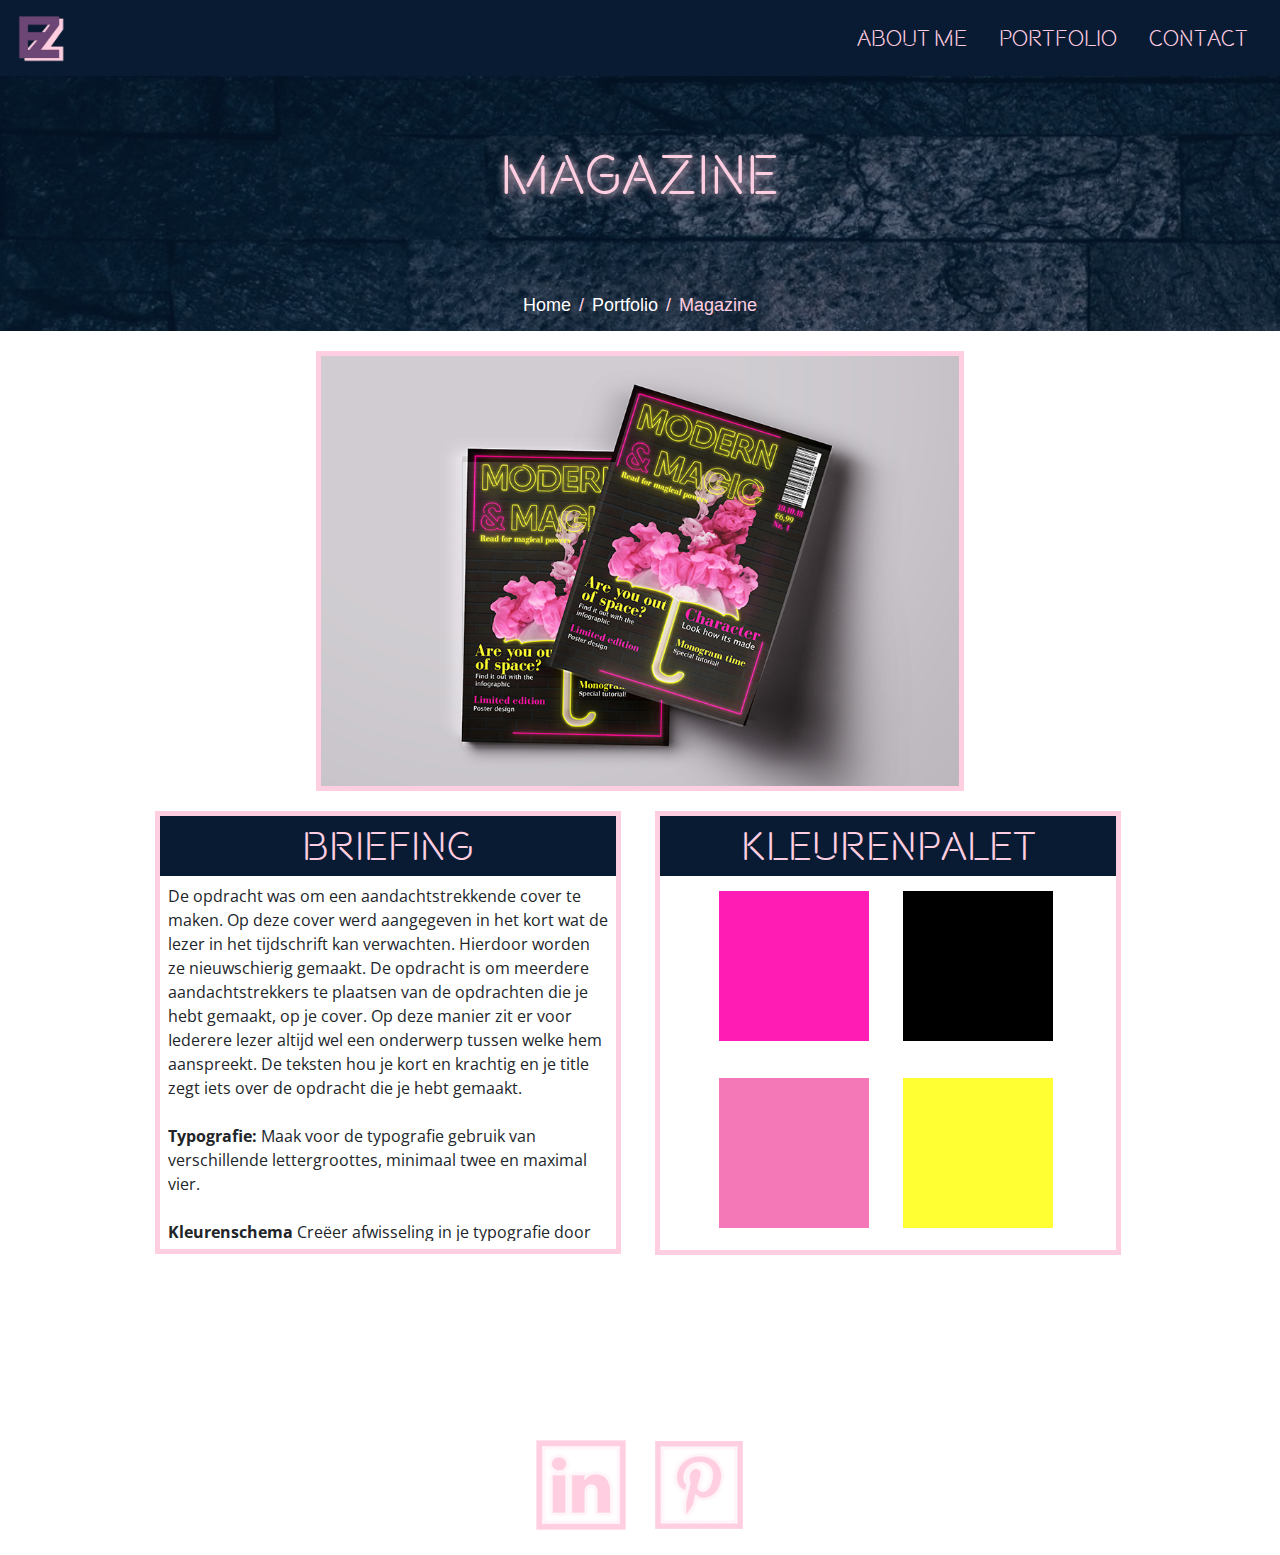
<file: tijdschrift.html>
<!DOCTYPE html>
<html lang="en">

<head>
  <meta charset="UTF-8">
  <meta name="viewport" content="width=device-width, initial-scale=1.0">
  <meta http-equiv="X-UA-Compatible" content="ie=edge">

  <!-- Bootstrap CSS -->
  <link rel="stylesheet" href="https://stackpath.bootstrapcdn.com/bootstrap/4.4.1/css/bootstrap.min.css"
    integrity="sha384-Vkoo8x4CGsO3+Hhxv8T/Q5PaXtkKtu6ug5TOeNV6gBiFeWPGFN9MuhOf23Q9Ifjh" crossorigin="anonymous">

  <!--Bootstrap Javascript en Jquery-->
  <script src="https://code.jquery.com/jquery-3.4.1.slim.min.js"
    integrity="sha384-J6qa4849blE2+poT4WnyKhv5vZF5SrPo0iEjwBvKU7imGFAV0wwj1yYfoRSJoZ+n" crossorigin="anonymous">
  </script>
  <script src="https://cdn.jsdelivr.net/npm/popper.js@1.16.0/dist/umd/popper.min.js"
    integrity="sha384-Q6E9RHvbIyZFJoft+2mJbHaEWldlvI9IOYy5n3zV9zzTtmI3UksdQRVvoxMfooAo" crossorigin="anonymous">
  </script>
  <script src="https://stackpath.bootstrapcdn.com/bootstrap/4.4.1/js/bootstrap.min.js"
    integrity="sha384-wfSDF2E50Y2D1uUdj0O3uMBJnjuUD4Ih7YwaYd1iqfktj0Uod8GCExl3Og8ifwB6" crossorigin="anonymous">
  </script>


  <link href="https://fonts.googleapis.com/css?family=Open+Sans&display=swap" rel="stylesheet">
  <!-- Eigen CSS -->
  <link rel="stylesheet" type="text/css" href="css/custom.css">

  <!-- responsive code volgens bootstrap  -->

  <meta name="viewport" content="width=device-width, initial-scale=1, shrink-to-fit=no">

  <title>Magazine</title>
</head>

<body>
  <!-- Navigatie -->
  <nav class="navbar navbar-light bg-light">
    <a class="navbar-brand" href="index.html">
      <img class="imlogo" src="img/logo.png" width="50" height="50" alt="Monogram">
    </a>

    <ul class="nav justify-content-center">
      <li class="nav-item">
        <a class="nav-link" href="aboutme.html">About Me</a>
      </li>
      <li class="nav-item">
        <a class="nav-link" href="portfolio.html">Portfolio</a>
      </li>
      <li class="nav-item">
        <a class="nav-link " href="contact.html">Contact</a>
      </li>
    </ul>
  </nav>
  <!-- Einde navigatie -->


  <!-- Begin Header -->
  <section>
    <div class="backgroundlogo">
      <h1 class="contacttitel">Magazine</h1>

      <nav aria-label="breadcrumb">
        <ol class="breadcrumb justify-content-center">
          <li class="breadcrumb-item non-active"><a class="non-active" href="index.html">Home</a></li>
          <li class="breadcrumb-item non-active"><a class="non-active" href="portfolio.html">Portfolio</a></li>
          <li class="breadcrumb-item active" aria-current="page">Magazine</li>
        </ol>
      </nav>

    </div>


  </section>
  <!-- Einde header -->


  
    <div class="omlijning2">
      <!--https://www.pixeden.com/psd-mock-up-templates/psd-magazine-mockup-vol12-->
      <img src="img/magazinegroot.jpg" class="img-fluid img-portfolio" alt="Responsive image">
    </div>
 

  
    <div class="container magazine-container">
      <div class="row justify-content-md-center">
        <div class="col tijdschrift-col">
          <div class="omlijning">
            <p class="subtitel"> Briefing</p>
            <p class="bordertext">De opdracht was om een aandachtstrekkende cover te maken. Op deze cover werd
              aangegeven in het kort wat de lezer in het tijdschrift kan verwachten. Hierdoor worden ze nieuwschierig
              gemaakt. De opdracht is om meerdere aandachtstrekkers te plaatsen van de opdrachten die je hebt gemaakt,
              op je cover. Op deze manier zit er voor Iederere lezer altijd wel een onderwerp tussen welke hem
              aanspreekt. De teksten hou je kort en krachtig en je title zegt iets over de opdracht die je hebt gemaakt.
              <br> <br>
              <b>Typografie:</b>
              Maak voor de typografie gebruik van verschillende lettergroottes, minimaal twee en maximal vier.
              <br> <br>
              <b>Kleurenschema</b>
              Creëer afwisseling in je typografie door het te combineren met een helder kleurschema
              <br> <br>
            </p>
          </div>
        </div>
        <div class="col tijdschrift-col">
          <div class="omlijning">
            <p class="subtitel"> Kleurenpalet</p>
            <div id="vierkant1"></div>
            <div id="vierkant2"></div>
            <div id="vierkant3"></div>
            <div id="vierkant4"></div>
          </div>
        </div>
      </div>
    </div>


  <!-- Footer -->

  <footer class="footermuur">
    <h1 class="footertitel">Let's Connect</h1>
    <div class="socialmediabuttons">
      <!--https://www.flaticon.com/free-icon/linkedin_142369-->
      <a href="https://nl.linkedin.com/in/eva-van-zand-5ab593131"> <img src="img/linkedin3.png" class="linkedin"
          alt="linkedin"> </a>
           <!--https://www.flaticon.com/free-icon/pinterest_142371-->
      <a href="https://nl.pinterest.com/xevavanzand/"><img src="img/pinterest2.png" class="pinterest"
          alt="pinterest"></a>
    </div>
  </footer>

</body>

</html>
</file>
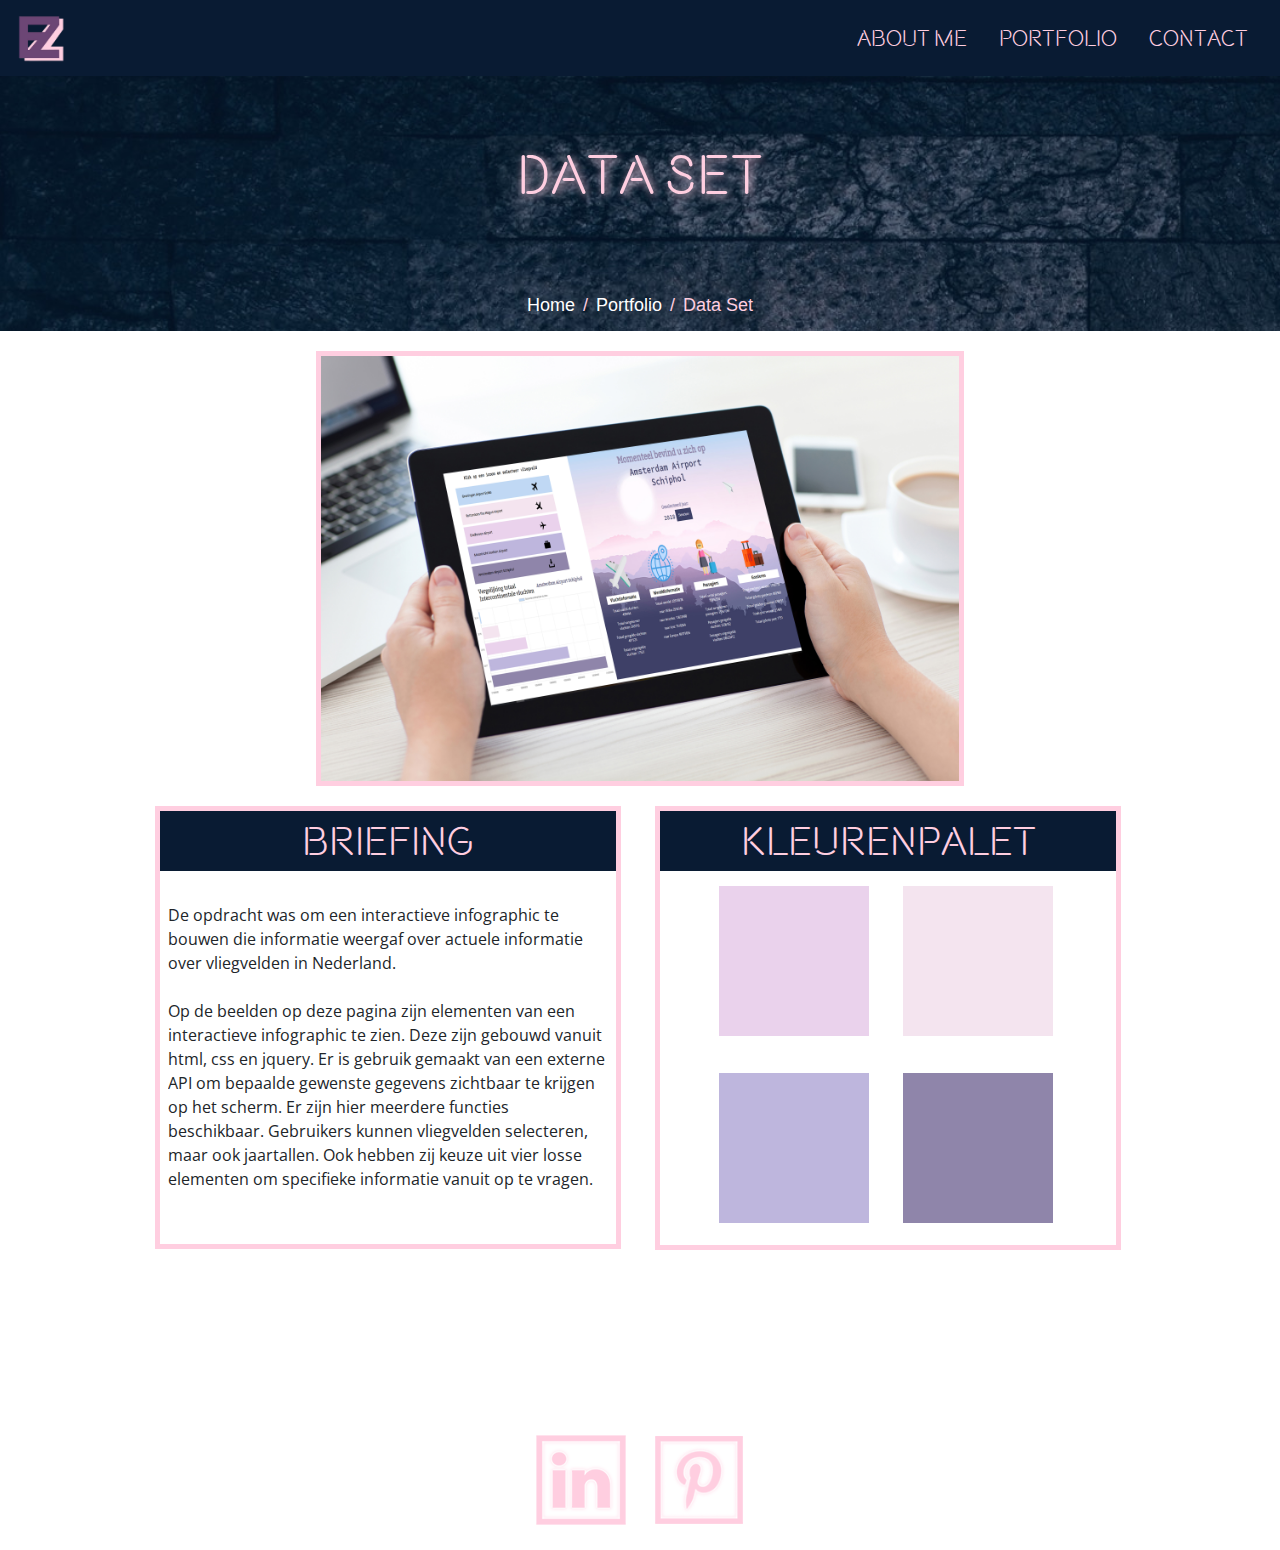
<file: vliegveld.html>
<!DOCTYPE html>
<html lang="en">

<head>
  <meta charset="UTF-8">
  <meta name="viewport" content="width=device-width, initial-scale=1.0">
  <meta http-equiv="X-UA-Compatible" content="ie=edge">

  <!-- Bootstrap CSS -->
  <link rel="stylesheet" href="https://stackpath.bootstrapcdn.com/bootstrap/4.4.1/css/bootstrap.min.css"
    integrity="sha384-Vkoo8x4CGsO3+Hhxv8T/Q5PaXtkKtu6ug5TOeNV6gBiFeWPGFN9MuhOf23Q9Ifjh" crossorigin="anonymous">

  <!--Bootstrap Javascript en Jquery-->
  <script src="https://code.jquery.com/jquery-3.4.1.slim.min.js"
    integrity="sha384-J6qa4849blE2+poT4WnyKhv5vZF5SrPo0iEjwBvKU7imGFAV0wwj1yYfoRSJoZ+n" crossorigin="anonymous">
  </script>
  <script src="https://cdn.jsdelivr.net/npm/popper.js@1.16.0/dist/umd/popper.min.js"
    integrity="sha384-Q6E9RHvbIyZFJoft+2mJbHaEWldlvI9IOYy5n3zV9zzTtmI3UksdQRVvoxMfooAo" crossorigin="anonymous">
  </script>
  <script src="https://stackpath.bootstrapcdn.com/bootstrap/4.4.1/js/bootstrap.min.js"
    integrity="sha384-wfSDF2E50Y2D1uUdj0O3uMBJnjuUD4Ih7YwaYd1iqfktj0Uod8GCExl3Og8ifwB6" crossorigin="anonymous">
  </script>

  <link href="https://fonts.googleapis.com/css?family=Open+Sans&display=swap" rel="stylesheet">

  <!-- Eigen CSS -->
  <link rel="stylesheet" type="text/css" href="css/custom.css">

  <!-- responsive code volgens bootstrap  -->

  <meta name="viewport" content="width=device-width, initial-scale=1, shrink-to-fit=no">

  <title>Data Set</title>
</head>

<body>
  <!-- Navigatie -->
  <nav class="navbar navbar-light bg-light">
    <a class="navbar-brand" href="index.html">
      <img class="imlogo" src="img/logo.png" width="50" height="50" alt="Monogram">
    </a>

    <ul class="nav justify-content-center">
      <li class="nav-item">
        <a class="nav-link" href="aboutme.html">About Me</a>
      </li>
      <li class="nav-item">
        <a class="nav-link" href="portfolio.html">Portfolio</a>
      </li>
      <li class="nav-item">
        <a class="nav-link " href="contact.html">Contact</a>
      </li>
    </ul>
  </nav>
  <!-- Einde navigatie -->


  <!-- Begin Header -->
  <section>
    <div class="backgroundlogo">
      <h1 class="contacttitel"> Data set</h1>


      <nav aria-label="breadcrumb">
        <ol class="breadcrumb justify-content-center">
          <li class="breadcrumb-item non-active"><a class="non-active" href="index.html">Home</a></li>
          <li class="breadcrumb-item non-active"><a class="non-active" href="portfolio.html">Portfolio</a></li>
          <li class="breadcrumb-item active" aria-current="page">Data Set</li>
        </ol>
      </nav>

    </div>
  </section>
  <!-- Einde header -->


 
    <div class="omlijning2">
      <!--http://graphicgoogle.com/ipad-hand-mockup-free-psd/-->
      <img src="img/tablet2.jpg" class="img-fluid img-portfolio" alt="Responsive image">
    </div>
 

 
    <div class="container magazine-container">
      <div class="row justify-content-md-center">
        <div class="col tijdschrift-col">
          <div class="omlijning">
            <p class="subtitel"> Briefing</p>
            <p class="bordertext">
              ​<br>
              De opdracht was om een interactieve infographic te bouwen die informatie weergaf over actuele informatie
              over vliegvelden in Nederland.

              ​<br><br>

              Op de beelden op deze pagina zijn elementen van een interactieve infographic te zien. Deze zijn gebouwd
              vanuit html, css en jquery. Er is gebruik gemaakt van een externe API om bepaalde gewenste gegevens
              zichtbaar te krijgen op het scherm. Er zijn hier meerdere functies beschikbaar. Gebruikers kunnen
              vliegvelden selecteren, maar ook jaartallen. Ook hebben zij keuze uit vier losse elementen om specifieke
              informatie vanuit op te vragen.</p>
          </div>
        </div>
        <div class="col tijdschrift-col">
          <div class="omlijning">
            <p class="subtitel"> Kleurenpalet</p>
            <div id="vierkant17"></div>
            <div id="vierkant18"></div>
            <div id="vierkant19"></div>
            <div id="vierkant20"></div>
          </div>
        </div>
      </div>
    </div>
 


  <!-- Footer -->

  <footer class="footermuur">
    <h1 class="footertitel">Let's Connect</h1>
    <div class="socialmediabuttons">
      <!--https://www.flaticon.com/free-icon/linkedin_142369-->
      <a href="https://nl.linkedin.com/in/eva-van-zand-5ab593131"> <img src="img/linkedin3.png" class="linkedin"
          alt="linkedin"> </a>
           <!--https://www.flaticon.com/free-icon/pinterest_142371-->
      <a href="https://nl.pinterest.com/xevavanzand/"><img src="img/pinterest2.png" class="pinterest"
          alt="pinterest"></a>
    </div>
  </footer>

</body>

</html>
</file>
<file: css/custom.css>
@import url('https://fonts.googleapis.com/css?family=Open+Sans&display=swap');

@font-face {
  font-family: 'Beon';
  src: url('../fonts/beon-webfont.woff') format('woff');
}

/*Css voor de navigatie*/
.nav-link {
  color: #ffcee0;
  font-size: 22px;
  font-family: 'Beon';
}

.nav-link:hover {
  color: white;
}

/*Important moest gebruikt worden omdat in de css van bootstrap voor de kleur ook important is gebruikt, anders werd de kleur niet gezien*/
.bg-light {
  background-color: #091b33 !important;
  position: -webkit-sticky;
  /* Safari */
  position: sticky;
  top: 0;
  z-index: 99;
}

/*Einde CSS voor de navigatie*/

/*CSS voor de header*/
.backgroundlogo {
  /* https://www.pexels.com/photo/4k-wallpaper-architecture-background-black-1308624/*/
  background-image: url(../img/muur.jpg);
  width: 100%;
  height: auto;
  background-attachment: fixed;
  background-position: center;
  background-repeat: no-repeat;
  background-size: cover;
}


.img-logo {
  height: 450px;
  display: block;
  margin-left: auto;
  margin-right: auto;
  margin-top: auto;
  padding-top: 75px;
}

#titel {
  font-family: 'Beon';
  color: white;
  text-align: center;
  font-size: 6vw;
  text-shadow: 2px 2px 8px white;
}

#ondertitel {
  color: #ffcee0;
  font-size: 3vw;
  text-align: center;
  font-family: 'Beon';
  text-shadow: 5px 5px 10px #ffcee0;
  padding-bottom: 33px;
}

/*Einde CSS voor de header*/

/*Begin CSS voor artikelen*/


.preview {
  margin-top: 25px;
}

.subtitel {
  font-family: "Beon";
  color: #ffcee0;
  font-size: 40px;
  border-color: #091b33;
  background-color: #091b33;
  text-align: center;
  margin-bottom: 0px;
  width: 456px;
}

.foto {
  width: 456px;
  height: 456px;
}

.foto2 {
  width: 200px;
  height: 200px;
  margin-left: 127px;
  margin-top: 20px;
  margin-bottom: 15px;
}

.subtekst {
  border-style: solid;
  border-color: #091b33;
  background-color: #091b33;
  color: #ffcee0;
  width: 150px;
  text-align: center;
  padding: 10px 10px 10px 10px;
  font-family: "Beon";
  margin: 0px 10px 10px 145px;
}

.subtekst:hover {
  border-color: #ffcee0;
  background-color: #ffcee0;
  color: #091b33;
}

.tekst {
  padding: 10px;
}

.preview {
  margin-top: 40px;
}

.omlijning {
  border-color: #ffcee0;
  border-width: 5px;
  border-style: solid;
  width: 466px;

}

.jumbotron {
  background-color: white;
}

#taart {
   /* https://www.pexels.com/photo/4k-wallpaper-architecture-background-black-1308624/*/
  background-image: url(../img/muur.jpg);
  width: 100%;
  margin-top: 20px;
  margin-bottom: 65px;
  height: 150px;
  background-attachment: fixed;
  background-position: center;
  background-repeat: no-repeat;
  background-size: cover;
}

/*Contact formulier*/
.container-contact {
  padding-left: 9.5%;
  padding-right: 9.5%;
  padding-bottom: 31px;
}


.contact-styling {
  background-color: #ffcee0;
}

.contact-button {
  background-color: #091b33;
  color: white;
  border-color: #091b33;
}

.contact-button:hover {
  background-color: #ffcee0;
  color: #091b33;
  border-color: #ffcee0;
  ;
}

/*Einde CSS Contact formulier*/

.footermuur {
   /* https://www.pexels.com/photo/4k-wallpaper-architecture-background-black-1308624/*/
  background-image: url(../img/muur.jpg);
  width: 100%;
  padding-top: 25px;
  padding-bottom: 25px;
  margin-top: 20px;
  background-attachment: fixed;
  background-position: center;
  background-repeat: no-repeat;
  background-size: cover;
}

.footertitel {
  font-family: 'Beon';
  color: white;
  text-shadow: 2px 2px 8px white;
  font-size: 45px;
  text-align: center;
  padding-bottom: 20px;
}

.pinterest {
  height: 88px;
  text-align: center;
  grid-row: 1;
  grid-column: 2/2;
}

.linkedin {
  grid-row: 1;
  grid-column: 1/2;
  padding-right: 25px;
}


.socialmediabuttons {
  margin-left: auto;
  margin-right: auto;
  max-width: 208px;
}

/*About me pagina*/

#aboutmetitel {
  font-family: 'Beon';
  color: #ffcee0;
  text-align: center;
  text-shadow: 2px 2px 8px #ffcee0;
  padding-top: 65px;
  padding-bottom: 65px;
  font-size: 65px;
}


/*breadcrum*/
.breadcrumb {
  background-color: transparent;
}

.non-active {
  color: white;
  font-size: 18px;
}

.breadcrumb-item.active {
  color: #ffcee0;
  font-size: 18px;
}

.breadcrumb-item+.breadcrumb-item::before {
  color: #ffcee0;
}

.skilltitel {
  margin-top: 36.5px;
  font-family: 'Open Sans';
  padding-left: 15px;
}

.progress-bar-skills {
  background-color: #091b33;
  color: #ffcee0;
  font-size: 20px;

}

.progress {
  background-color: #ffcee0;
}


/*Portfolio Pagina*/
#portfoliotitel {
  font-family: 'Beon';
  color: #ffcee0;
  text-align: center;
  text-shadow: 2px 2px 8px #ffcee0;
  padding-top: 65px;
  padding-bottom: 65px;
  font-size: 65px;
}


.my-row {
  margin-top: 20px;
}

/*Contact Pagina*/
.titelcontact {
  padding-bottom: 5px;
  padding-top: 10px;
  font-family: 'Open Sans';
  font-size: 26px;
}

.contacttitel {
  font-family: 'Beon';
  color: #ffcee0;
  text-align: center;
  text-shadow: 2px 2px 8px #ffcee0;
  padding-top: 65px;
  padding-bottom: 65px;
  font-size: 55px;
}

.my-col {
  padding-bottom: 58px;
  max-width: 456px;
}

@media (min-width: 992px) {
  .my-col {
    max-width: 500px;
  }
}



.overlay {
  position: absolute;
  bottom: 66px;
  background: rgb(0, 0, 0);
  background: rgba(0, 0, 0, 0.5);
  /* Black see-through */
  color: #f1f1f1;
  width: 456px;
  transition: .5s ease;
  opacity: 0;
  color: white;
  font-size: 20px;
  padding: 20px;
  text-align: center;
  font-family: 'Beon';
}

.overlaydiv:hover .overlay {
  opacity: 1;
}


/*CSS voor verdiepende portfolio pagina's*/
.img-portfolio {
  display: block;
  margin-left: auto;
  margin-right: auto;
  width: 50.6%;
  border-style: solid;
  border-color: #ffcee0;
  border-width: 5px;
  ;
  margin-top: 20px;
}

.magazine-container {
  margin-top: 20px;
}

.tijdschrift-col {
  padding-bottom: 58px;
  max-width: 456px;
}

@media (min-width: 992px) {
  .tijdschrift-col {
    max-width: 500px;
  }
}

.bordertext {
  margin: 8px;
  height: 357px;
  ;
  overflow: scroll;
  font-family: 'Open Sans', sans-serif;
}

.bordertext2 {
  margin: 8px;
  height: 318px;
  overflow: scroll;
  font-family: 'Open Sans', sans-serif;
}


#vierkant1 {
  height: 150px;
  width: 150px;
  background-color: #ff1cb4;
  display: inline-block;
  margin: 15px;
  margin-left: 59px
}

#vierkant2 {
  height: 150px;
  width: 150px;
  background-color: #000000;
  display: inline-block;
  margin: 15px;
}

#vierkant3 {
  height: 150px;
  width: 150px;
  background-color: #f478b8;
  display: inline-block;
  margin: 15px;
  margin-left: 59px;
}

#vierkant4 {
  height: 150px;
  width: 150px;
  background-color: #ffff34;
  display: inline-block;
  margin: 15px;
}

#vierkant5 {
  height: 150px;
  width: 150px;
  background-color: #c25858;
  display: inline-block;
  margin: 15px;
  margin-left: 59px;
}

#vierkant6 {
  height: 150px;
  width: 150px;
  background-color: #2e3a4f;
  display: inline-block;
  margin: 15px;
}

#vierkant7 {
  height: 150px;
  width: 150px;
  background-color: #a8a8a8;
  display: inline-block;
  margin: 15px;
  margin-left: 59px;
}

#vierkant8 {
  height: 150px;
  width: 150px;
  background-color: #ffffff;
  border-color: gray;
  border-style: solid;
  border-width: 2px;
  display: inline-block;
  margin: 15px;
}

#vierkant9 {
  height: 150px;
  width: 150px;
  background-color: #ffce08;
  display: inline-block;
  margin: 15px;
  margin-left: 59px;
}

#vierkant10 {
  height: 150px;
  width: 150px;
  background-color: #28a928;
  display: inline-block;
  margin: 15px;
}

#vierkant11 {
  height: 150px;
  width: 150px;
  background-color: #000000;
  display: inline-block;
  margin: 15px;
  margin-left: 59px;
}

#vierkant12 {
  height: 150px;
  width: 150px;
  background-color: #ffffff;
  border-color: gray;
  border-style: solid;
  border-width: 2px;
  display: inline-block;
  margin: 15px;
}

#vierkant13 {
  height: 150px;
  width: 150px;
  background-color: #15f7f6;
  display: inline-block;
  margin: 15px;
  margin-left: 59px;
}

#vierkant14 {
  height: 150px;
  width: 150px;
  background-color: #fd8610;
  display: inline-block;
  margin: 15px;
}

#vierkant15 {
  height: 150px;
  width: 150px;
  background-color: #2d2a33;
  display: inline-block;
  margin: 15px;
  margin-left: 59px;
}

#vierkant16 {
  height: 150px;
  width: 150px;
  background-color: #e8e4e1;
  display: inline-block;
  margin: 15px;
}

#vierkant17 {
  height: 150px;
  width: 150px;
  background-color: #ead2ec;
  display: inline-block;
  margin: 15px;
  margin-left: 59px;
}

#vierkant18 {
  height: 150px;
  width: 150px;
  background-color: #f4e4ef;
  display: inline-block;
  margin: 15px;
}

#vierkant19 {
  height: 150px;
  width: 150px;
  background-color: #beb6dd;
  display: inline-block;
  margin: 15px;
  margin-left: 59px;
}

#vierkant20 {
  height: 150px;
  width: 150px;
  background-color: #8f85aa;
  display: inline-block;
  margin: 15px;
}

#vierkant21 {
  height: 150px;
  width: 150px;
  background-color: #091b33;
  display: inline-block;
  margin: 15px;
  margin-left: 59px;
}

#vierkant22 {
  height: 150px;
  width: 150px;
  background-color: #ffcee0;
  ;
  display: inline-block;
  margin: 15px;
}

#vierkant23 {
  height: 150px;
  width: 150px;
  background-color: #6c4675;
  display: inline-block;
  margin: 15px;
  margin-left: 59px;
}

#vierkant24 {
  height: 150px;
  width: 150px;
  background-color: #ffffff;
  border-color: gray;
  border-style: solid;
  border-width: 2px;
  display: inline-block;
  margin: 15px;
}
</file>
